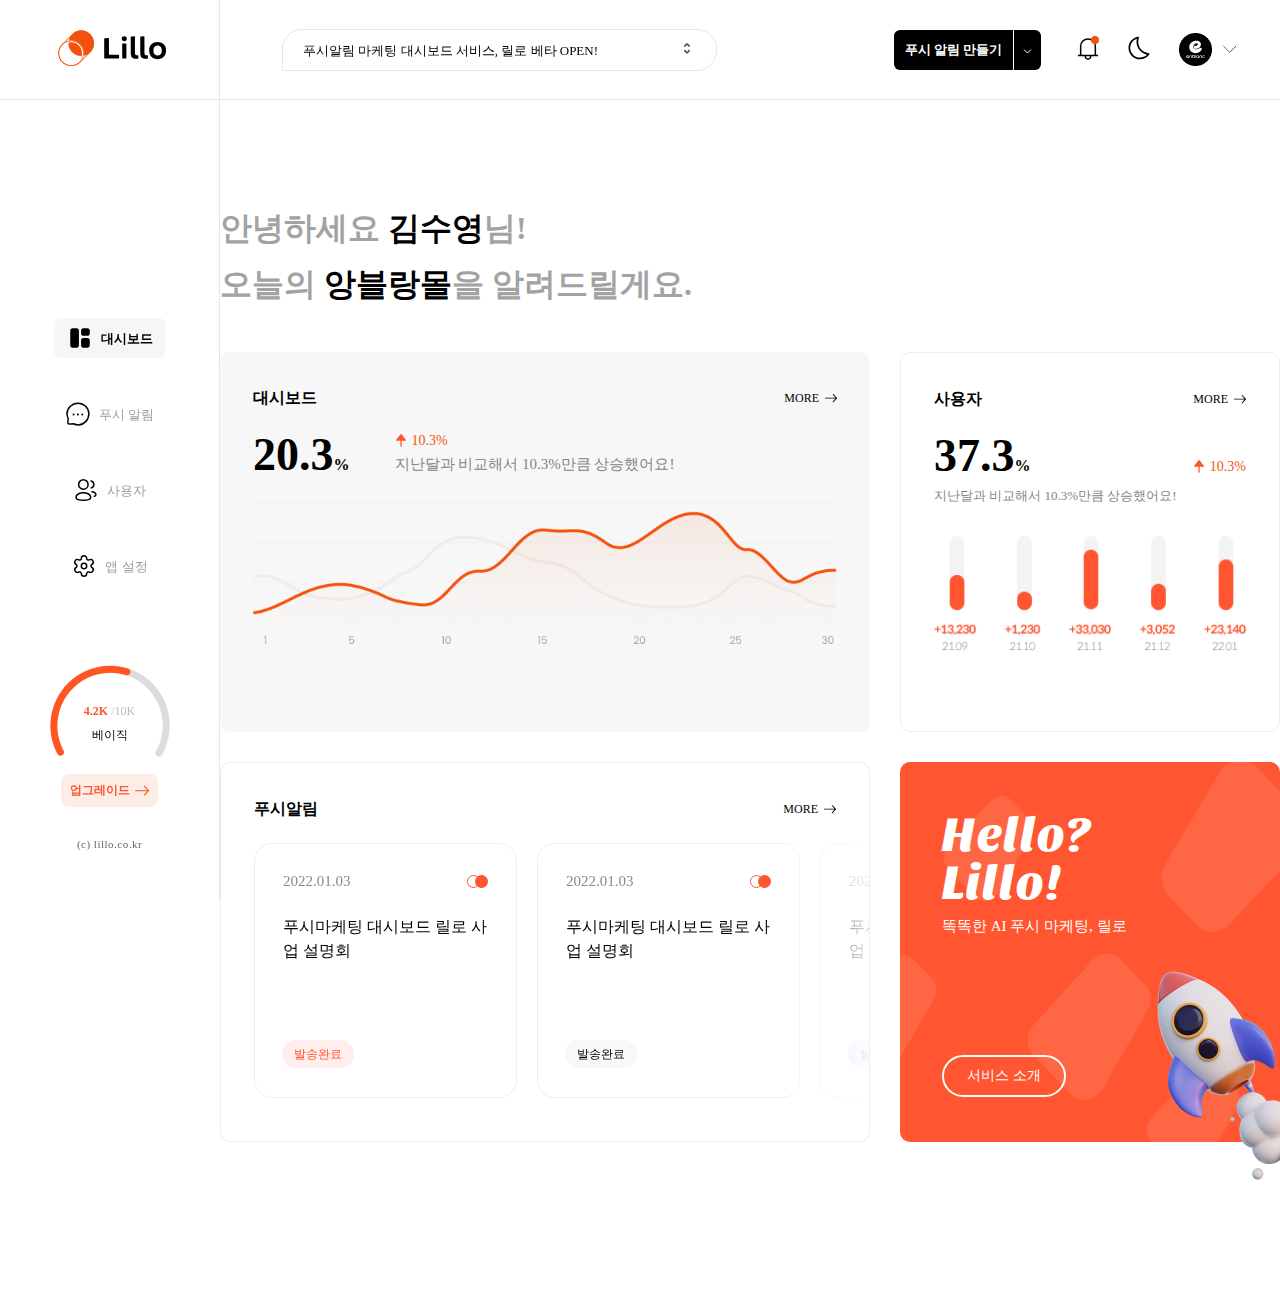
<file: index.html>
<!DOCTYPE html>
<html lang="en">
<head>
    <meta charset="UTF-8">
    <meta http-equiv="X-UA-Compatible" content="IE=edge">
    <meta name="viewport" content="width=device-width, initial-scale=1.0">
    <title>Lillo | 대시보드</title>
    
    <link rel="stylesheet" href="./css/reset.css">
    <link rel="stylesheet" href="./css/font.css">
    <link rel="stylesheet" href="./css/common.css">
    <link rel="stylesheet" href="./css/style.css">
    <link
        rel="stylesheet"
        href="https://unpkg.com/swiper@8/swiper-bundle.min.css"
    />

    <script src="https://unpkg.com/swiper@8/swiper-bundle.min.js"></script>
    
    <script src="https://code.jquery.com/jquery-3.6.0.min.js" integrity="sha256-/xUj+3OJU5yExlq6GSYGSHk7tPXikynS7ogEvDej/m4=" crossorigin="anonymous"></script>
</head>
<body>
    <header>
        <h1 class="logo">
            <a href="#">
                <img src="./images/common/logo.svg" alt="logo">
            </a>
        </h1>
        <div class="event-slide swiper">
            <ul class="swiper-wrapper">
                <li class="swiper-slide">
                    <p>푸시알림 마케팅 대시보드 서비스, 릴로 베타 OPEN!</p>
                </li>
                <li class="swiper-slide">
                    <p>푸시알림 마케팅 대시보드 서비스, 릴로 베타 OPEN!</p>
                </li>
                <li class="swiper-slide">
                    <p>푸시알림 마케팅 대시보드 서비스, 릴로 베타 OPEN!</p>
                </li>
                <li class="swiper-slide">
                    <p>푸시알림 마케팅 대시보드 서비스, 릴로 베타 OPEN!</p>
                </li>
            </ul>
            <button class="event-slide-btn">
                <img src="./images/icon/ico-upDownArrow.svg" alt="upDown group arrow">
            </button>
        </div>
        <div class="menu">
            <div class="push-alarm-wrap">
                <button class="push-alarm-btn">
                    <span>푸시 알림 만들기</span>
                    <img src="./images/icon/ico-bottomWhiteArrow.svg" alt="bottom white arrow">
                </button>
                <ul class="push-alarm-content">
                    <li>
                        <a href="#">일반 푸시 만들기</a>
                    </li>
                    <li>
                        <a href="#">일반 푸시 만들기</a>
                    </li>
                </ul>
            </div>
            <button class="alarm-btn">
                <img src="./images/icon/ico-alarm.svg" alt="alarm">
            </button>
            <button class="darkmode-btn">
                <embed src="./images/icon/ico-moon.svg" type="image/svg+xml" aria-label="moon">
            </button>
            <div class="profile-wrap">
                <button class="profile-btn">
                    <img src="./images/visual/profile.png" alt="profile">
                    <img src="./images/icon/ico-bottomGrayArrow.svg" alt="bottom gray arrow">
                </button>
            </div>
        </div>
    </header>
    <main>
        <div class="aside">
            <nav class="gnb">
                <ul>
                    <li class="active">
                        <a href="#">
                            <embed src="./images/icon/ico-dashbord.svg" type="image/svg+xml" aria-label="dashbord">
                            대시보드
                        </a>
                    </li>
                    <li>
                        <a href="#">
                            <embed src="./images/icon/ico-pushAlarm.svg" type="image/svg+xml" aria-label="pushAlarm">
                            푸시 알림
                        </a>
                    </li>
                    <li>
                        <a href="#">
                            <embed src="./images/icon/ico-user.svg" type="image/svg+xml" aria-label="user">
                            사용자
                        </a>
                    </li>
                    <li>
                        <a href="#">
                            <embed src="./images/icon/ico-setting.svg" type="image/svg+xml" aria-label="setting">
                            앱 설정
                        </a>
                    </li>
                </ul>
            </nav>
            <footer>
                <div class="upgrade">
                    <div class="upgrade-graph">
                        <img src="./images/graph/upgrade-graph.png" alt="graph">
                        <div class="upgrade-graph-text">
                            <h2>
                                <span>4.2K</span>
                                /10K
                            </h2>
                            <p>베이직</p>
                        </div>
                    </div>
                    <button class="upgrade-btn">
                        업그레이드
                        <img src="./images/icon/ico-rightOrangeArrow.svg" alt="right orange arrow">
                    </button>
                    <p class="copyright">
                        (c) lillo.co.kr
                    </p>
                </div>
            </footer>
        </div>
        <section class="content">
            <div class="inner">
                <div class="sec-title">
                    <h2>
                        안녕하세요 <span>김수영</span>님!
                        <br> 
                        오늘의 <span>앙블랑몰</span>을 알려드릴게요.                    
                    </h2>
                </div>
                
                <div class="row">
                    <div class="dashbord">
                        <div class="sub-title">
                            <h3>대시보드</h3>
                            <a href="#">
                                MORE <img src="./images/icon/ico-rightBlackArrow.svg" alt="right black arrow">
                            </a>
                        </div>
                        <div class="dashbord-content">
                            <h4>20.3<span>%</span></h4>
                            <div class="dashbord-text">
                                <div class="graph-text">
                                    <img src="./images/icon/ico-topOrangeArrow.svg" alt="top orange arrow">
                                    <span>10.3%</span>
                                </div>
                                <p>
                                    지난달과 비교해서 10.3%만큼 상승했어요!
                                </p>
                            </div>
                        </div>
                        <div class="dashbord-graph">
                            <img src="./images/graph/dashbord-graph.png" alt="dashbord graph">
                        </div>
                    </div>
                    <div class="user">
                        <div class="sub-title">
                            <h3>사용자</h3>
                            <a href="#">
                                MORE <img src="./images/icon/ico-rightBlackArrow.svg" alt="right black arrow">
                            </a>
                        </div>
                        <div class="user-content">
                            <h4>37.3<span>%</span></h4>
                            <div class="user-text">
                                <div class="graph-text">
                                    <img src="./images/icon/ico-topOrangeArrow.svg" alt="top orange arrow">
                                    <span>10.3%</span>
                                </div>
                            </div>
                        </div>
                        <p>지난달과 비교해서 10.3%만큼 상승했어요!</p>
                        <div class="user-graph">
                            <img src="./images/graph/user-graph.png" alt="user graph">
                        </div>
                    </div>
                </div>
                <div class="row">
                    <div class="pushAlarm">
                        <div class="sub-title">
                            <h3>푸시알림</h3>
                            <a href="#">
                                MORE <img src="./images/icon/ico-rightBlackArrow.svg" alt="right black arrow">
                            </a>
                        </div>
                        <div class="pushAlarm-slide swiper after">
                            <div class="swiper-wrapper">
                                <div class="swiper-slide">
                                    <div class="card">
                                        <a href="#">
                                            <div class="card-title">
                                                <p class="date">
                                                    2022.01.03
                                                </p>
                                                <div class="circle-tag">
                                                    <span class="border-circle"></span>
                                                    <span class="fill-circle"></span>
                                                </div>
                                            </div>
                                            <h4>푸시마케팅 대시보드 릴로 사업 설명회</h4>
                                            <div class="card-tag">
                                                <span class="red-style">발송완료</span>
                                            </div>
                                        </a>
                                    </div>
                                </div>
                                <div class="swiper-slide">
                                    <div class="card">
                                        <a href="#">
                                            <div class="card-title">
                                                <p class="date">
                                                    2022.01.03
                                                </p>
                                                <div class="circle-tag">
                                                    <span class="border-circle"></span>
                                                    <span class="fill-circle"></span>
                                                </div>
                                            </div>
                                            <h4>푸시마케팅 대시보드 릴로 사업 설명회</h4>
                                            <div class="card-tag">
                                                <span class="white-style">발송완료</span>
                                            </div>
                                        </a>
                                    </div>
                                </div>
                                <div class="swiper-slide">
                                    <div class="card">
                                        <a href="#">
                                            <div class="card-title">
                                                <p class="date">
                                                    2022.01.03
                                                </p>
                                                <div class="circle-tag">
                                                    <span class="border-circle"></span>
                                                    <span class="fill-circle"></span>
                                                </div>
                                            </div>
                                            <h4>푸시마케팅 대시보드 릴로 사업 설명회</h4>
                                            <div class="card-tag">
                                                <span class="blue-style">발송완료</span>
                                            </div>
                                        </a>
                                    </div>
                                </div>
                                <div class="swiper-slide">
                                    <div class="card">
                                        <a href="#">
                                            <div class="card-title">
                                                <p class="date">
                                                    2022.01.03
                                                </p>
                                                <div class="circle-tag">
                                                    <span class="border-circle"></span>
                                                    <span class="fill-circle"></span>
                                                </div>
                                            </div>
                                            <h4>푸시마케팅 대시보드 릴로 사업 설명회</h4>
                                            <div class="card-tag">
                                                <span class="red-style">발송완료</span>
                                            </div>
                                        </a>
                                    </div>
                                </div>
                                <div class="swiper-slide">
                                    <div class="card">
                                        <a href="#">
                                            <div class="card-title">
                                                <p class="date">
                                                    2022.01.03
                                                </p>
                                                <div class="circle-tag">
                                                    <span class="border-circle"></span>
                                                    <span class="fill-circle"></span>
                                                </div>
                                            </div>
                                            <h4>푸시마케팅 대시보드 릴로 사업 설명회</h4>
                                            <div class="card-tag">
                                                <span class="white-style">발송완료</span>
                                            </div>
                                        </a>
                                    </div>
                                </div>
                                <div class="swiper-slide">
                                    <div class="card">
                                        <a href="#">
                                            <div class="card-title">
                                                <p class="date">
                                                    2022.01.03
                                                </p>
                                                <div class="circle-tag">
                                                    <span class="border-circle"></span>
                                                    <span class="fill-circle"></span>
                                                </div>
                                            </div>
                                            <h4>푸시마케팅 대시보드 릴로 사업 설명회</h4>
                                            <div class="card-tag">
                                                <span class="blue-style">발송완료</span>
                                            </div>
                                        </a>
                                    </div>
                                </div>
                            </div>
                        </div>
                    </div>
                    <div class="service">
                        <div class="service-text">
                            <h2>
                                Hello?
                                <br>
                                Lillo!
                            </h2>
                            <p>똑똑한 AI 푸시 마케팅, 릴로</p>
                            <a href="#">서비스 소개</a>
                            <img src="./images/visual/rocket.png" alt="rocket">
                        </div>
                    </div>
                </div>
            </div>
        </section>
    </main>

    <script src="./js/swiper.js"></script>
    <script src="./js/btnClick.js"></script>
</body>
</html>
</file>
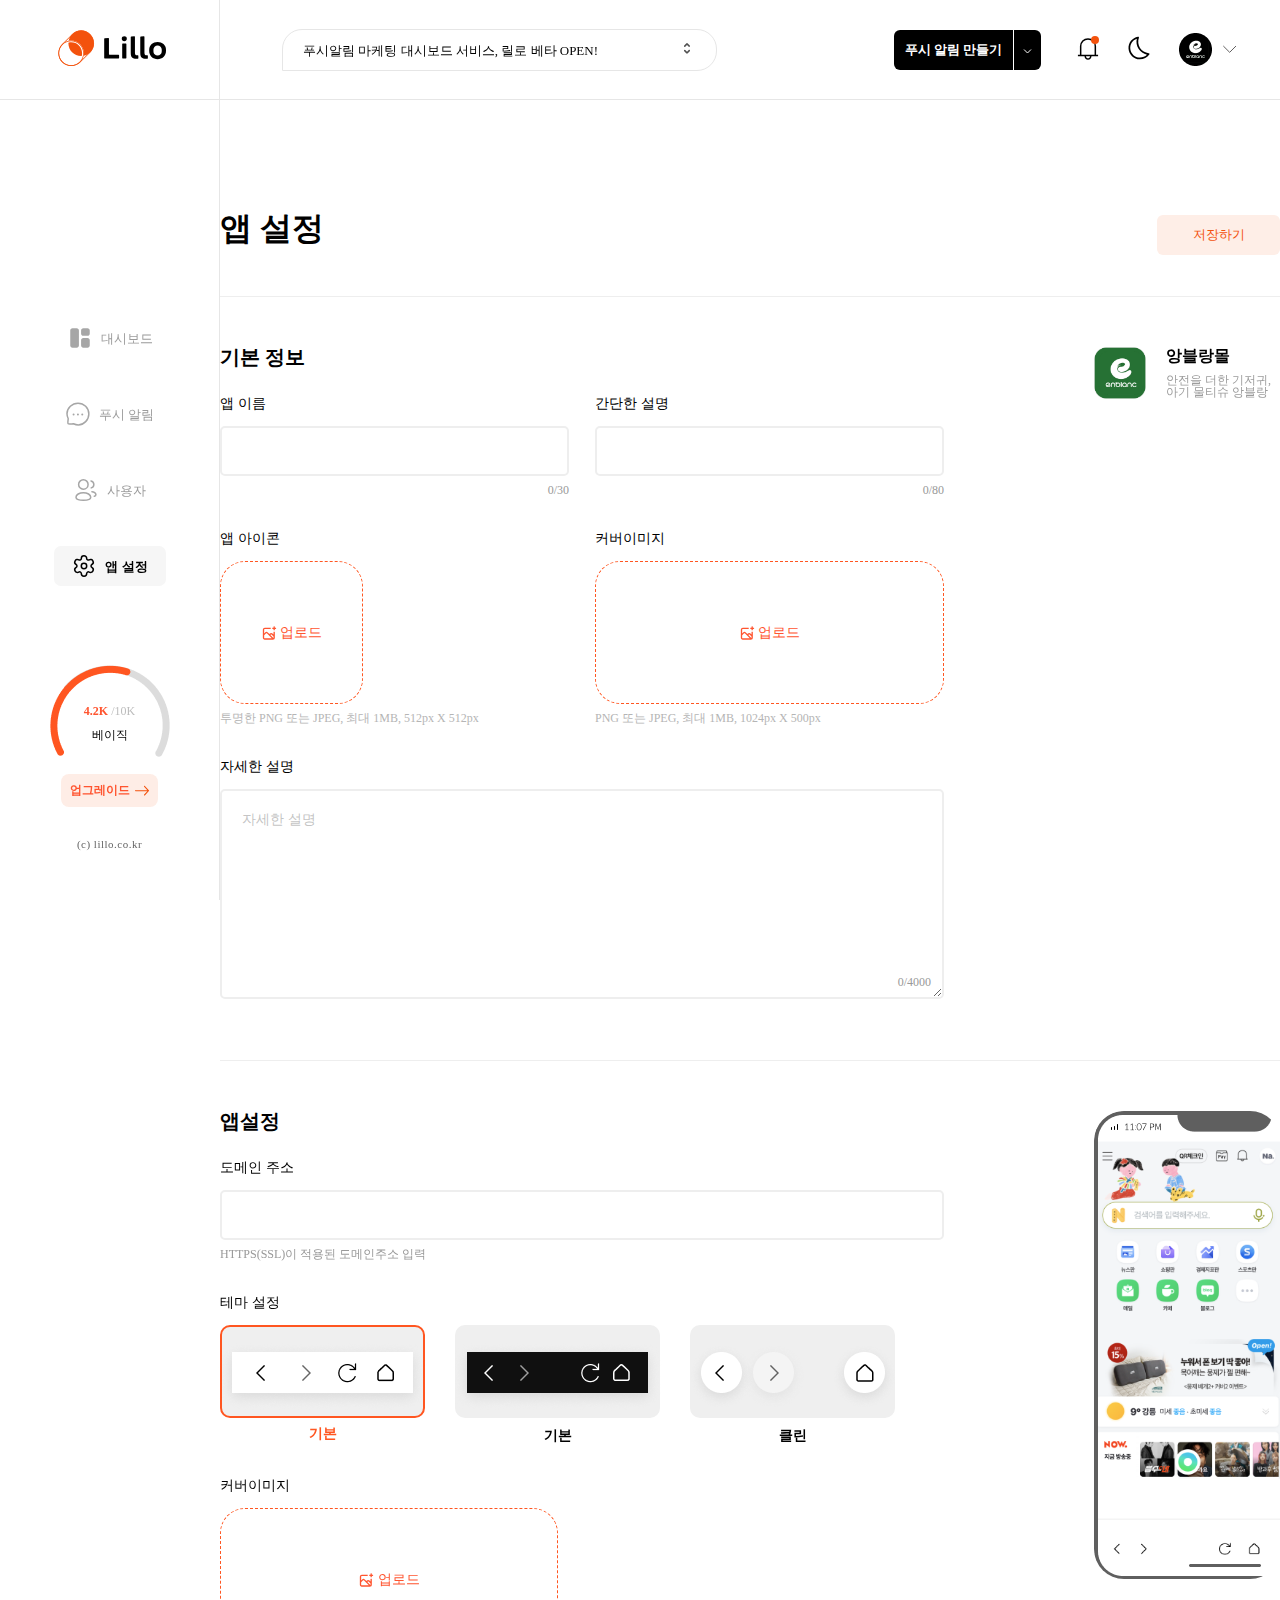
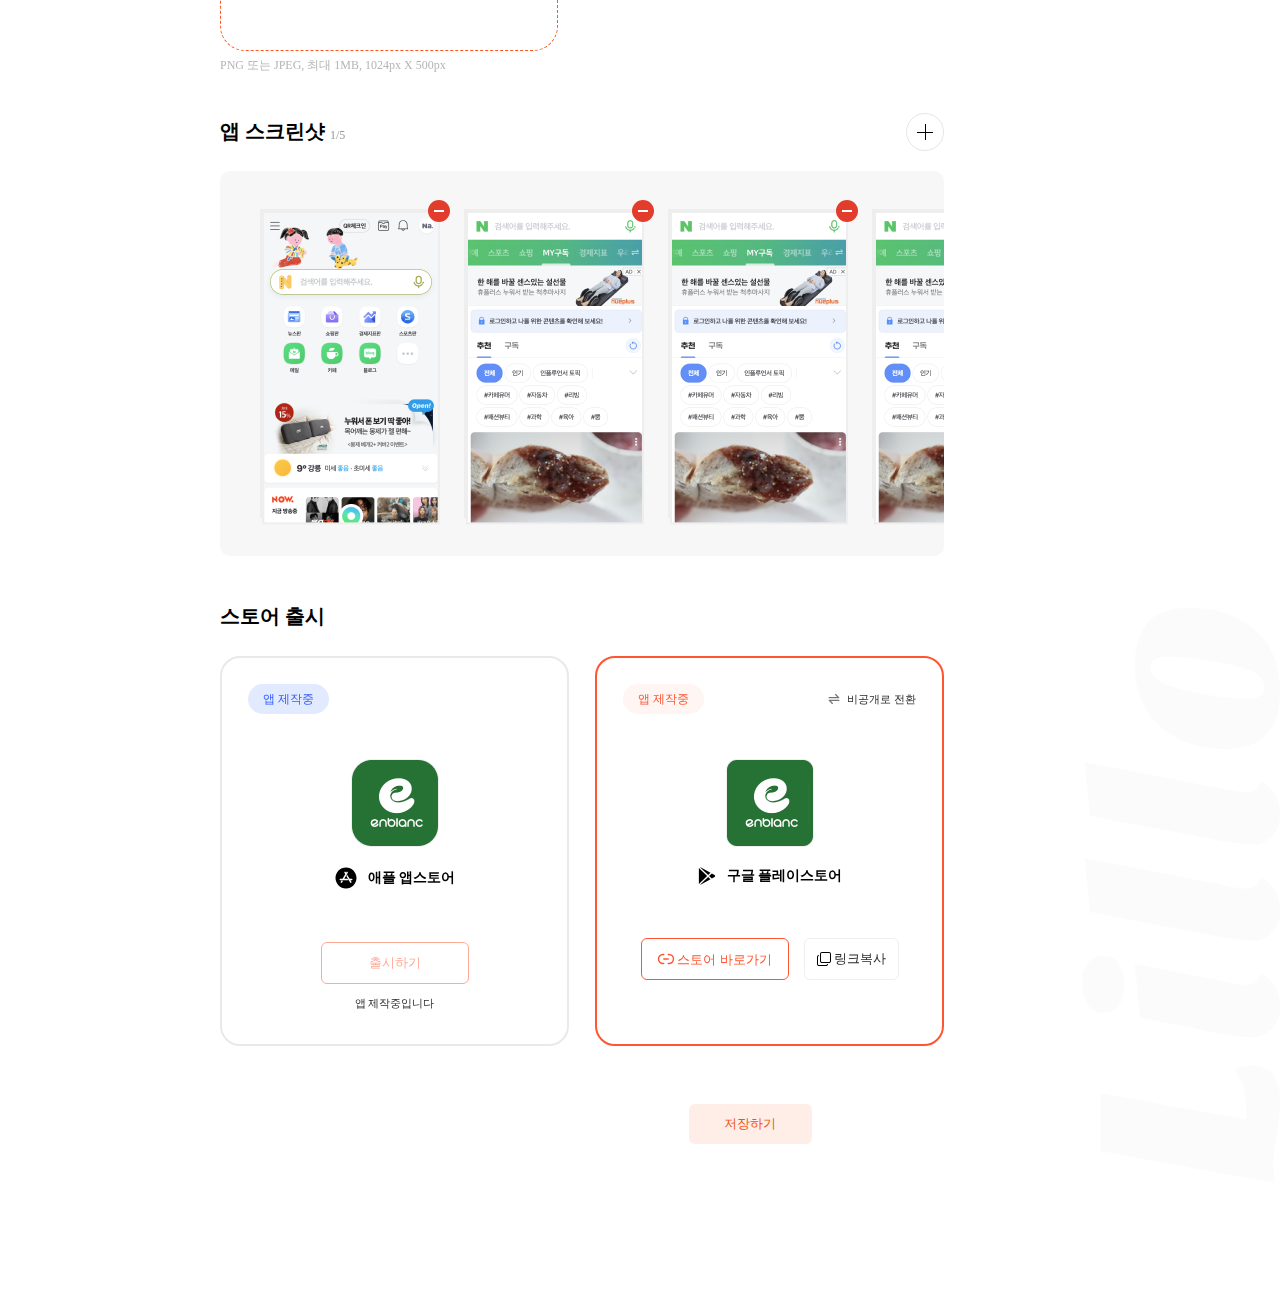
<file: appSetting.html>
<!DOCTYPE html>
<html lang="en">
<head>
    <meta charset="UTF-8">
    <meta http-equiv="X-UA-Compatible" content="IE=edge">
    <meta name="viewport" content="width=device-width, initial-scale=1.0">
    <title>Lillo | 앱 설정</title>
    
    <link rel="stylesheet" href="./css/reset.css">
    <link rel="stylesheet" href="./css/font.css">
    <link rel="stylesheet" href="./css/common.css">
    <link rel="stylesheet" href="./css/style.css">

    <link
        rel="stylesheet"
        href="https://unpkg.com/swiper@8/swiper-bundle.min.css"
    />

    <script src="https://unpkg.com/swiper@8/swiper-bundle.min.js"></script>

    <script src="https://code.jquery.com/jquery-3.6.0.min.js" integrity="sha256-/xUj+3OJU5yExlq6GSYGSHk7tPXikynS7ogEvDej/m4=" crossorigin="anonymous"></script>
</head>
<body>
    <header>
        <h1 class="logo">
            <a href="#">
                <img src="./images/common/logo.svg" alt="logo">
            </a>
        </h1>
        <div class="event-slide swiper">
            <ul class="swiper-wrapper">
                <li class="swiper-slide">
                    <p>푸시알림 마케팅 대시보드 서비스, 릴로 베타 OPEN!</p>
                </li>
                <li class="swiper-slide">
                    <p>푸시알림 마케팅 대시보드 서비스, 릴로 베타 OPEN!</p>
                </li>
                <li class="swiper-slide">
                    <p>푸시알림 마케팅 대시보드 서비스, 릴로 베타 OPEN!</p>
                </li>
                <li class="swiper-slide">
                    <p>푸시알림 마케팅 대시보드 서비스, 릴로 베타 OPEN!</p>
                </li>
            </ul>
            <button class="event-slide-btn">
                <img src="./images/icon/ico-upDownArrow.svg" alt="upDown group arrow">
            </button>
        </div>
        <div class="menu">
            <div class="push-alarm-wrap">
                <button class="push-alarm-btn">
                    <span>푸시 알림 만들기</span>
                    <img src="./images/icon/ico-bottomWhiteArrow.svg" alt="bottom white arrow">
                </button>
                <ul class="push-alarm-content">
                    <li>
                        <a href="#">일반 푸시 만들기</a>
                    </li>
                    <li>
                        <a href="#">일반 푸시 만들기</a>
                    </li>
                </ul>
            </div>
            <button class="alarm-btn">
                <img src="./images/icon/ico-alarm.svg" alt="alarm">
            </button>
            <button class="darkmode-btn">
                <img src="./images/icon/ico-moon.svg" alt="moon">
            </button>
            <div class="profile-wrap">
                <button class="profile-btn">
                    <img src="./images/visual/profile.png" alt="profile">
                    <img src="./images/icon/ico-bottomGrayArrow.svg" alt="bottom gray arrow">
                </button>
            </div>
        </div>
    </header>
    <main>
        <div class="aside">
            <nav class="gnb">
                <ul>
                    <li>
                        <a href="./dashbord.html">
                            <img src="./images/icon/ico-dashbord.svg" alt="icon dashbord">
                            대시보드
                        </a>
                    </li>
                    <li>
                        <a href="./pushAlarm.html">
                            <img src="./images/icon/ico-pushAlarm.svg" alt="icon pushAlarm">
                            푸시 알림
                        </a>
                    </li>
                    <li>
                        <a href="#">
                            <img src="./images/icon/ico-user.svg" alt="icon user">
                            사용자
                        </a>
                    </li>
                    <li class="active">
                        <a href="./appSetting.html">
                            <img src="./images/icon/ico-setting.svg" alt="icon settingico-setting.svg">
                            앱 설정
                        </a>
                    </li>
                </ul>
            </nav>
            <footer>
                <div class="upgrade">
                    <div class="upgrade-graph">
                        <img src="./images/graph/upgrade-graph.png" alt="graph">
                        <div class="upgrade-graph-text">
                            <h2>
                                <span>4.2K</span>
                                /10K
                            </h2>
                            <p>베이직</p>
                        </div>
                    </div>
                    <button class="upgrade-btn">
                        업그레이드
                        <img src="./images/icon/ico-rightOrangeArrow.svg" alt="right orange arrow">
                    </button>
                    <p class="copyright">
                        (c) lillo.co.kr
                    </p>
                </div>
            </footer>
        </div>
        <section class="content">
            <div class="inner">
                <div class="sec-title">
                    <h2>
                        <span>앱 설정</span>                  
                    </h2>
                    <button class="save-btn">저장하기</button>
                </div>
                
                <div class="appSetting-col">
                    <div class="left">
                        <h3>기본 정보</h3>
                        <ul>
                            <li>
                                <p>앱 이름</p>
                                <input type="text" id="appName" minlength="0" maxlength="30">
                                <span>0/30</span>
                            </li>
                            <li>
                                <p>간단한 설명</p>
                                <input type="text" id="appDesc" minlength="0" maxlength="80">
                                <span>0/80</span>
                            </li>
                        </ul>
                        <ul>
                            <li>
                                <p>앱 아이콘</p>
                                <input type="file" id="appIcon">
                                <label for="appIcon">
                                    <span>
                                        <img src="./images/icon/ico-imgFile.svg" alt="img file icon">
                                        업로드
                                    </span>
                                </label>
                                <span>투명한 PNG 또는 JPEG, 최대 1MB, 512px X 512px</span>
                            </li>
                            <li>
                                <p>커버이미지</p>
                                <input type="file" id="coverImg">
                                <label for="coverImg">
                                    <span>
                                        <img src="./images/icon/ico-imgFile.svg" alt="img file icon">
                                        업로드
                                    </span>
                                </label>
                                <span>PNG 또는 JPEG, 최대 1MB, 1024px X 500px</span>
                            </li>
                        </ul>
                        <ul>
                            <li>
                                <p>자세한 설명</p>
                                <textarea placeholder="자세한 설명"></textarea>
                                <span>0/4000</span>
                            </li>
                        </ul>
                    </div>
                    <div class="right">
                        <div class="appSetting-example">
                            <div class="appIcon">
                                <img src="./images/visual/app01.png" alt="app icon">
                            </div>
                            <div class="appText">
                                <h4 class="appTitle">
                                    앙블랑몰
                                </h4>
                                <p class="appDesc">
                                    안전을 더한 기저귀, 아기 물티슈 앙블랑
                                </p>
                            </div>
                        </div>
                    </div>
                </div>
                <div class="appSetting-col">
                    <div class="left">
                        <h3>앱설정</h3>
                        <ul>
                            <li>
                                <p>도메인 주소</p>
                                <input type="text">
                                <span class="left">HTTPS(SSL)이 적용된 도메인주소 입력</span>
                            </li>
                        </ul>
                        <ul>
                            <li>
                                <p>테마 설정</p>
                                <div class="theme-setting">
                                    <div class="theme-btn active">
                                        <button class="default">
                                            <img src="./images/theme/default.png" alt="default btn group">
                                        </button>
                                        <span>기본</span>
                                    </div>
                                    <div class="theme-btn">
                                        <button class="dark">
                                            <img src="./images/theme/dark.png" alt="default btn group">
                                        </button>
                                        <span>기본</span>
                                    </div>
                                    <div class="theme-btn">
                                        <button class="clean">
                                            <img src="./images/theme/clean.png" alt="default btn group">
                                        </button>
                                        <span>클린</span>
                                    </div>
                                </div>
                            </li>
                        </ul>
                        <ul>
                            <li>
                                <p>커버이미지</p>
                                <input type="file" id="splashImg">
                                <label for="splashImg">
                                    <span>
                                        <img src="./images/icon/ico-imgFile.svg" alt="img file icon">
                                        업로드
                                    </span>
                                </label>
                                <span>PNG 또는 JPEG, 최대 1MB, 1024px X 500px</span>
                            </li>
                        </ul>
                        <h3>앱 스크린샷</h3>
                        <ul>
                            <li>
                                <span class="screenshot-number">1/5</span>
                                <button class="add-btn">
                                    <img src="./images/icon/ico-plus.svg" alt="plus icon">
                                </button>
                                <div class="screenshot-list swiper">
                                    <div class="swiper-wrapper">
                                        <div class="screenshot-item swiper-slide">
                                            <img src="./images/screenshot/img01.png" alt="screenshot">
                                            <button class="remove-btn">
                                                <img src="./images/icon/ico-minus.svg" alt="minus icon">
                                            </button>
                                        </div>
                                        <div class="screenshot-item swiper-slide">
                                            <img src="./images/screenshot/img02.png" alt="screenshot">
                                            <button class="remove-btn">
                                                <img src="./images/icon/ico-minus.svg" alt="minus icon">
                                            </button>
                                        </div>
                                        <div class="screenshot-item swiper-slide">
                                            <img src="./images/screenshot/img02.png" alt="screenshot">
                                            <button class="remove-btn">
                                                <img src="./images/icon/ico-minus.svg" alt="minus icon">
                                            </button>
                                        </div>
                                        <div class="screenshot-item swiper-slide">
                                            <img src="./images/screenshot/img02.png" alt="screenshot">
                                            <button class="remove-btn">
                                                <img src="./images/icon/ico-minus.svg" alt="minus icon">
                                            </button>
                                        </div>
                                        <div class="screenshot-item swiper-slide">
                                            <img src="./images/screenshot/img02.png" alt="screenshot">
                                            <button class="remove-btn">
                                                <img src="./images/icon/ico-minus.svg" alt="minus icon">
                                            </button>
                                        </div>
                                    </div>
                                </div>
                            </li>
                        </ul>
                        <h3>스토어 출시</h3>
                        <ul class="store-list">
                            <li>
                                <div class="store-wrap">
                                    <div class="store-top">
                                        <span class="blue-style">앱 제작중</span>
                                    </div>
                                    <div class="store-content">
                                        <img src="./images/visual/app01.png" alt="app icon">
                                        <p>
                                            <img src="./images/visual/appStore.svg" alt="appStore icon">
                                            애플 앱스토어
                                        </p>
                                    </div>
                                    <div class="store-btn">
                                        <button class="launched-btn">
                                            출시하기
                                        </button>
                                    </div>
                                    <p>
                                        앱 제작중입니다
                                    </p>
                                </div>
                            </li>
                            <li class="active">
                                <div class="store-wrap">
                                    <div class="store-top">
                                        <span class="red-style">앱 제작중</span>
                                        <button class="change-btn">
                                            <img src="./images/icon/ico-change.svg" alt="change icon">
                                            비공개로 전환
                                        </button>
                                    </div>
                                    <div class="store-content">
                                        <img src="./images/visual/app02.png" alt="app icon">
                                        <p>
                                            <img src="./images/visual/googlePlay.svg" alt="googlePlay icon">
                                            구글 플레이스토어
                                        </p>
                                    </div>
                                    <div class="store-btn">
                                        <a class="store-link" href="#" target="_blank">
                                            <img src="./images/icon/ico-link.svg" alt="icon link">
                                            스토어 바로가기
                                        </a>
                                        <button class="link-copy-btn">
                                            <img src="./images/icon/ico-copy.svg" alt="copy icon">
                                            링크복사
                                        </button>
                                    </div>
                                </div>
                            </li>
                        </ul>
                    </div>
                    <div class="right">
                        <div class="appSetting-example">
                            <div class="phone">
                                <img src="./images/visual/phone.png" alt="phone">
                                <div class="phone-bar">
                                    <img src="./images/visual/phone-bar-default.png" alt="phone bar">
                                </div>
                                <div class="phone-screenshot">
                                    <img src="./images/screenshot/screenshot-example01.png" alt="screenshot">
                                </div>
                            </div>
                        </div>
                    </div>
                </div>
                <button class="save-btn">
                    저장하기
                </button>
            </div>
        </section>
    </main>
    <!-- <p class="pos-text">기분이 좋아지는 걸 떠올리고 하루종일 반복하여 생각하세요.</p> -->
    <img class="pos-img" src="./images/visual/bg-text.png" alt="bg text">
    
    <script src="./js/btnClick.js"></script>
    <script src="./js/select.js"></script>
    <script src="./js/swiper.js"></script>
    <script src="./js/appSetting.js"></script>
</body>
</html>
</file>
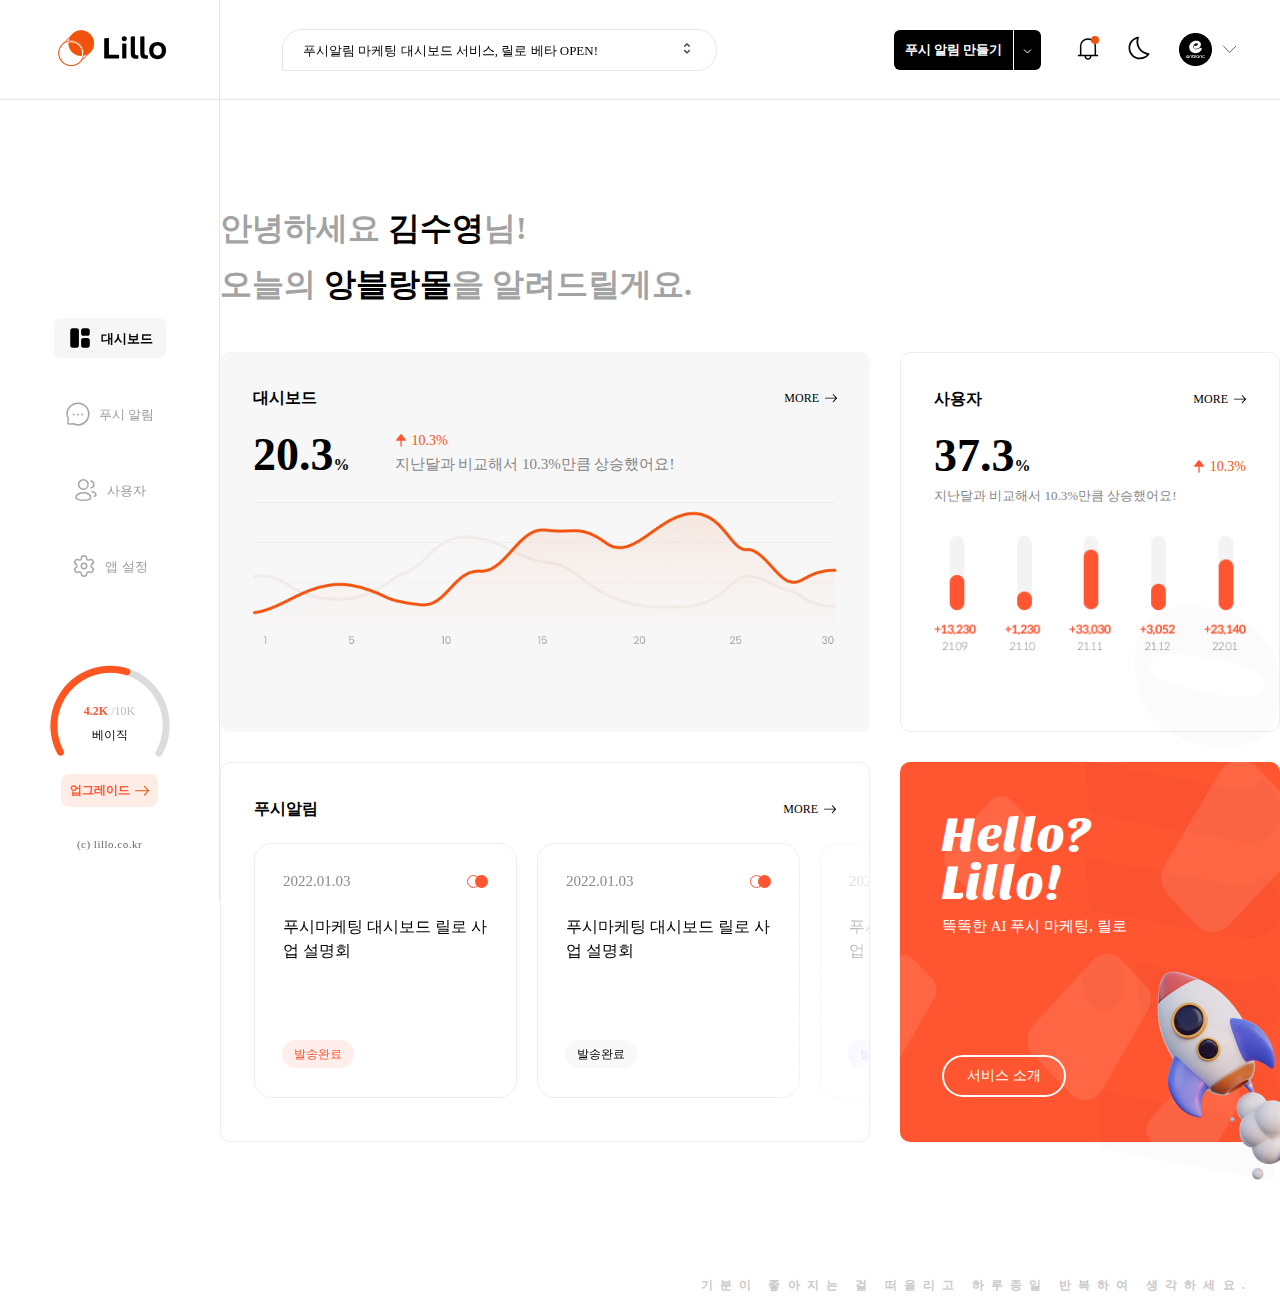
<file: dashbord.html>
<!DOCTYPE html>
<html lang="en">
<head>
    <meta charset="UTF-8">
    <meta http-equiv="X-UA-Compatible" content="IE=edge">
    <meta name="viewport" content="width=device-width, initial-scale=1.0">
    <title>Lillo | 대시보드</title>
    
    <link rel="stylesheet" href="./css/reset.css">
    <link rel="stylesheet" href="./css/font.css">
    <link rel="stylesheet" href="./css/common.css">
    <link rel="stylesheet" href="./css/style.css">
    <link
        rel="stylesheet"
        href="https://unpkg.com/swiper@8/swiper-bundle.min.css"
    />

    <script src="https://unpkg.com/swiper@8/swiper-bundle.min.js"></script>
    
    <script src="https://code.jquery.com/jquery-3.6.0.min.js" integrity="sha256-/xUj+3OJU5yExlq6GSYGSHk7tPXikynS7ogEvDej/m4=" crossorigin="anonymous"></script>

</head>
<body>
    <header>
        <h1 class="logo">
            <a href="#">
                <img src="./images/common/logo.svg" alt="logo">
            </a>
        </h1>
        <div class="event-slide swiper">
            <ul class="swiper-wrapper">
                <li class="swiper-slide">
                    <p>푸시알림 마케팅 대시보드 서비스, 릴로 베타 OPEN!</p>
                </li>
                <li class="swiper-slide">
                    <p>푸시알림 마케팅 대시보드 서비스, 릴로 베타 OPEN!</p>
                </li>
                <li class="swiper-slide">
                    <p>푸시알림 마케팅 대시보드 서비스, 릴로 베타 OPEN!</p>
                </li>
                <li class="swiper-slide">
                    <p>푸시알림 마케팅 대시보드 서비스, 릴로 베타 OPEN!</p>
                </li>
            </ul>
            <button class="event-slide-btn">
                <img src="./images/icon/ico-upDownArrow.svg" alt="upDown group arrow">
            </button>
        </div>
        <div class="menu">
            <div class="push-alarm-wrap">
                <button class="push-alarm-btn">
                    <span>푸시 알림 만들기</span>
                    <img src="./images/icon/ico-bottomWhiteArrow.svg" alt="bottom white arrow">
                </button>
                <ul class="push-alarm-content">
                    <li>
                        <a href="#">일반 푸시 만들기</a>
                    </li>
                    <li>
                        <a href="#">일반 푸시 만들기</a>
                    </li>
                </ul>
            </div>
            <button class="alarm-btn">
                <img src="./images/icon/ico-alarm.svg" alt="alarm">
            </button>
            <button class="darkmode-btn">
                <img src="./images/icon/ico-moon.svg" alt="moon">
            </button>
            <div class="profile-wrap">
                <button class="profile-btn">
                    <img src="./images/visual/profile.png" alt="profile">
                    <img src="./images/icon/ico-bottomGrayArrow.svg" alt="bottom gray arrow">
                </button>
            </div>
        </div>
    </header>
    <main>
        <div class="aside">
            <nav class="gnb">
                <ul>
                    <li class="active">
                        <a href="./dashbord.html">
                            <img src="./images/icon/ico-dashbord.svg" alt="icon dashbord">
                            대시보드
                        </a>
                    </li>
                    <li>
                        <a href="./pushAlarm.html">
                            <img src="./images/icon/ico-pushAlarm.svg" alt="icon pushAlarm">
                            푸시 알림
                        </a>
                    </li>
                    <li>
                        <a href="#">
                            <img src="./images/icon/ico-user.svg" alt="icon user">
                            사용자
                        </a>
                    </li>
                    <li>
                        <a href="./appSetting.html">
                            <img src="./images/icon/ico-setting.svg" alt="icon settingico-setting.svg">
                            앱 설정
                        </a>
                    </li>
                </ul>
            </nav>
            <footer>
                <div class="upgrade">
                    <div class="upgrade-graph">
                        <img src="./images/graph/upgrade-graph.png" alt="graph">
                        <div class="upgrade-graph-text">
                            <h2>
                                <span>4.2K</span>
                                /10K
                            </h2>
                            <p>베이직</p>
                        </div>
                    </div>
                    <button class="upgrade-btn">
                        업그레이드
                        <img src="./images/icon/ico-rightOrangeArrow.svg" alt="right orange arrow">
                    </button>
                    <p class="copyright">
                        (c) lillo.co.kr
                    </p>
                </div>
            </footer>
        </div>
        <section class="content">
            <div class="inner">
                <div class="sec-title">
                    <h2>
                        안녕하세요 <span>김수영</span>님!
                        <br> 
                        오늘의 <span>앙블랑몰</span>을 알려드릴게요.                    
                    </h2>
                </div>
                
                <div class="row">
                    <div class="dashbord">
                        <div class="sub-title">
                            <h3>대시보드</h3>
                            <a href="#">
                                <span>MORE</span> <img src="./images/icon/ico-rightBlackArrow.svg" alt="right black arrow">
                            </a>
                        </div>
                        <div class="dashbord-content">
                            <h4>20.3<span>%</span></h4>
                            <div class="dashbord-text">
                                <div class="graph-text">
                                    <img src="./images/icon/ico-topOrangeArrow.svg" alt="top orange arrow">
                                    <span>10.3%</span>
                                </div>
                                <p>
                                    지난달과 비교해서 10.3%만큼 상승했어요!
                                </p>
                            </div>
                        </div>
                        <div class="dashbord-graph">
                            <img src="./images/graph/dashbord-graph.png" alt="dashbord graph">
                        </div>
                    </div>
                    <div class="user">
                        <div class="sub-title">
                            <h3>사용자</h3>
                            <a href="#">
                                <span>MORE</span> <img src="./images/icon/ico-rightBlackArrow.svg" alt="right black arrow">
                            </a>
                        </div>
                        <div class="user-content">
                            <h4>37.3<span>%</span></h4>
                            <div class="user-text">
                                <div class="graph-text">
                                    <img src="./images/icon/ico-topOrangeArrow.svg" alt="top orange arrow">
                                    <span>10.3%</span>
                                </div>
                            </div>
                        </div>
                        <p>지난달과 비교해서 10.3%만큼 상승했어요!</p>
                        <div class="user-graph">
                            <img src="./images/graph/user-graph.png" alt="user graph">
                        </div>
                    </div>
                </div>
                <div class="row">
                    <div class="pushAlarm">
                        <div class="sub-title">
                            <h3>푸시알림</h3>
                            <a href="#">
                                <span>MORE</span> <img src="./images/icon/ico-rightBlackArrow.svg" alt="right black arrow">
                            </a>
                        </div>
                        <div class="pushAlarm-slide swiper after">
                            <div class="swiper-wrapper">
                                <div class="swiper-slide">
                                    <div class="card">
                                        <a href="#">
                                            <div class="card-title">
                                                <p class="date">
                                                    2022.01.03
                                                </p>
                                                <div class="circle-tag">
                                                    <span class="border-circle"></span>
                                                    <span class="fill-circle"></span>
                                                </div>
                                            </div>
                                            <h4>푸시마케팅 대시보드 릴로 사업 설명회</h4>
                                            <div class="card-tag">
                                                <span class="red-style">발송완료</span>
                                            </div>
                                        </a>
                                    </div>
                                </div>
                                <div class="swiper-slide">
                                    <div class="card">
                                        <a href="#">
                                            <div class="card-title">
                                                <p class="date">
                                                    2022.01.03
                                                </p>
                                                <div class="circle-tag">
                                                    <span class="border-circle"></span>
                                                    <span class="fill-circle"></span>
                                                </div>
                                            </div>
                                            <h4>푸시마케팅 대시보드 릴로 사업 설명회</h4>
                                            <div class="card-tag">
                                                <span class="white-style">발송완료</span>
                                            </div>
                                        </a>
                                    </div>
                                </div>
                                <div class="swiper-slide">
                                    <div class="card">
                                        <a href="#">
                                            <div class="card-title">
                                                <p class="date">
                                                    2022.01.03
                                                </p>
                                                <div class="circle-tag">
                                                    <span class="border-circle"></span>
                                                    <span class="fill-circle"></span>
                                                </div>
                                            </div>
                                            <h4>푸시마케팅 대시보드 릴로 사업 설명회</h4>
                                            <div class="card-tag">
                                                <span class="blue-style">발송완료</span>
                                            </div>
                                        </a>
                                    </div>
                                </div>
                                <div class="swiper-slide">
                                    <div class="card">
                                        <a href="#">
                                            <div class="card-title">
                                                <p class="date">
                                                    2022.01.03
                                                </p>
                                                <div class="circle-tag">
                                                    <span class="border-circle"></span>
                                                </div>
                                            </div>
                                            <h4>푸시마케팅 대시보드 릴로 사업 설명회</h4>
                                            <div class="card-tag">
                                                <span class="red-style">발송완료</span>
                                            </div>
                                        </a>
                                    </div>
                                </div>
                                <div class="swiper-slide">
                                    <div class="card">
                                        <a href="#">
                                            <div class="card-title">
                                                <p class="date">
                                                    2022.01.03
                                                </p>
                                                <div class="circle-tag">
                                                    <span class="fill-circle"></span>
                                                </div>
                                            </div>
                                            <h4>푸시마케팅 대시보드 릴로 사업 설명회</h4>
                                            <div class="card-tag">
                                                <span class="white-style">발송완료</span>
                                            </div>
                                        </a>
                                    </div>
                                </div>
                                <div class="swiper-slide">
                                    <div class="card">
                                        <a href="#">
                                            <div class="card-title">
                                                <p class="date">
                                                    2022.01.03
                                                </p>
                                                <div class="circle-tag">
                                                    <span class="fill-circle"></span>
                                                </div>
                                            </div>
                                            <h4>푸시마케팅 대시보드 릴로 사업 설명회</h4>
                                            <div class="card-tag">
                                                <span class="blue-style">발송완료</span>
                                            </div>
                                        </a>
                                    </div>
                                </div>
                            </div>
                        </div>
                    </div>
                    <div class="service">
                        <div class="service-text">
                            <h2>
                                Hello?
                                <br>
                                Lillo!
                            </h2>
                            <p>똑똑한 AI 푸시 마케팅, 릴로</p>
                            <a href="#">서비스 소개</a>
                            <img src="./images/visual/rocket.png" alt="rocket">
                        </div>
                    </div>
                </div>
            </div>
        </section>
    </main>
    <p class="pos-text">기분이 좋아지는 걸 떠올리고 하루종일 반복하여 생각하세요.</p>
    <img class="pos-img" src="./images/visual/bg-text.png" alt="bg text">
    <script src="./js/swiper.js"></script>
    <script src="./js/btnClick.js"></script>
</body>
</html>
</file>
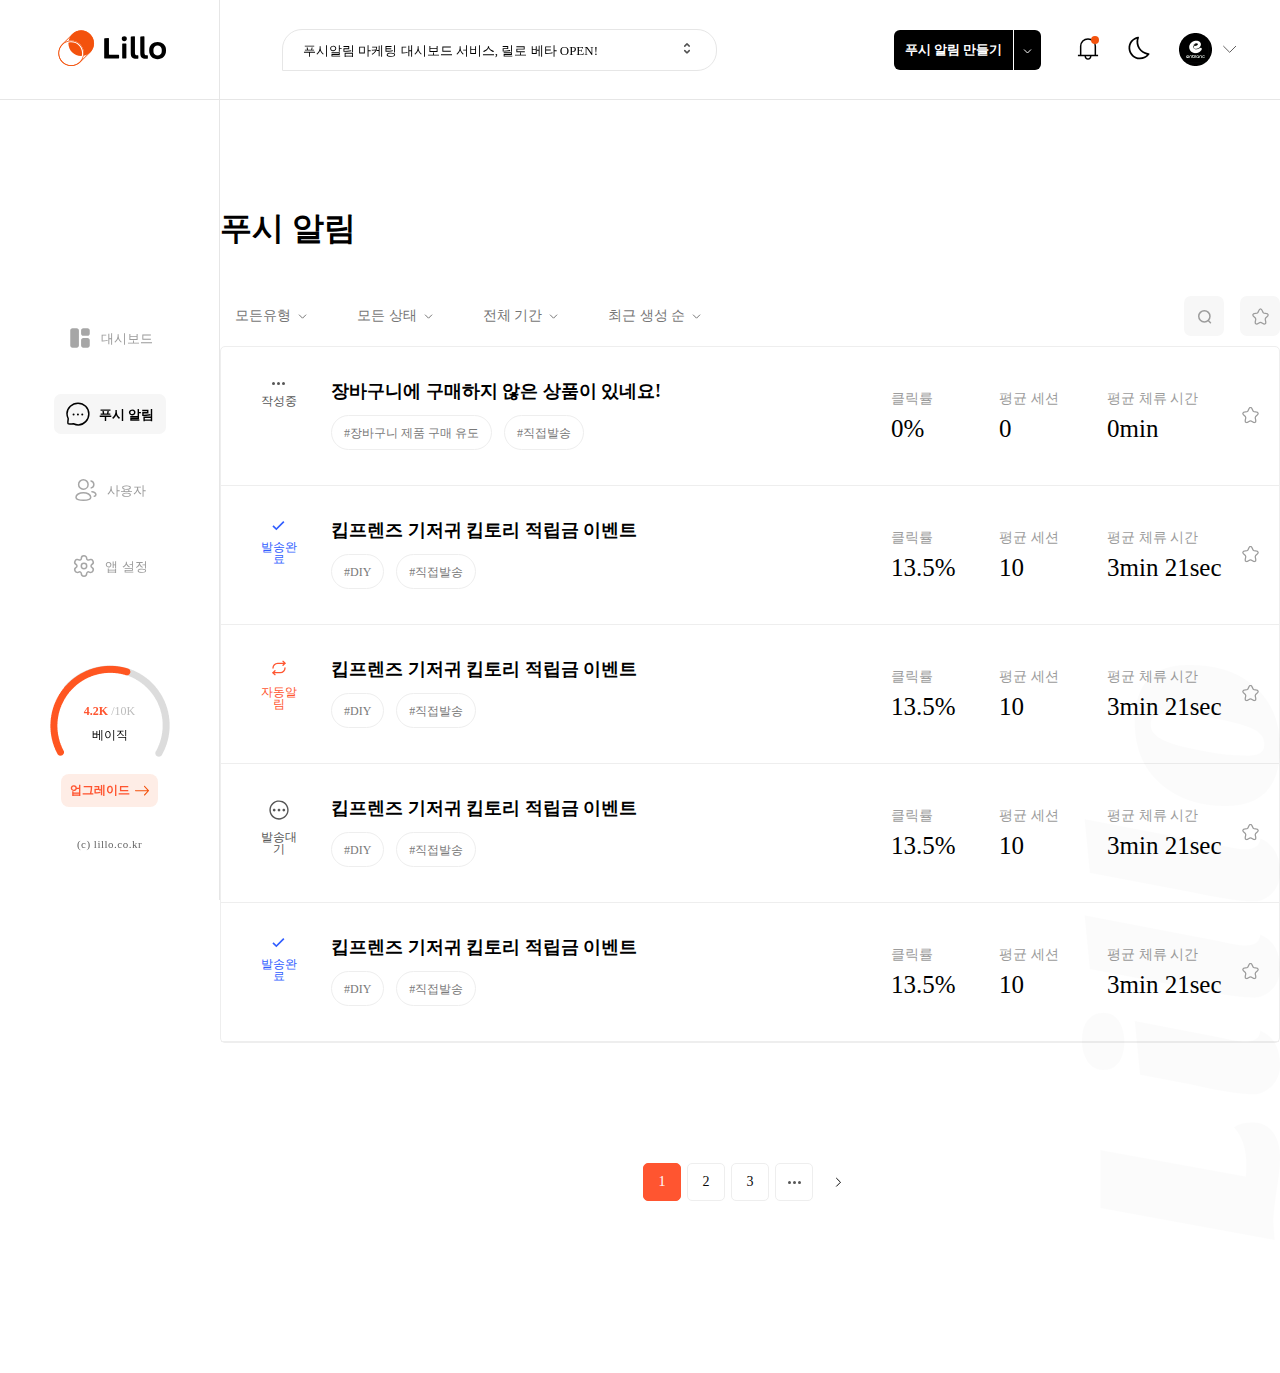
<file: pushAlarm.html>
<!DOCTYPE html>
<html lang="en">
<head>
    <meta charset="UTF-8">
    <meta http-equiv="X-UA-Compatible" content="IE=edge">
    <meta name="viewport" content="width=device-width, initial-scale=1.0">
    <title>Lillo | 푸시알림</title>
    
    <link rel="stylesheet" href="./css/reset.css">
    <link rel="stylesheet" href="./css/font.css">
    <link rel="stylesheet" href="./css/common.css">
    <link rel="stylesheet" href="./css/style.css">
    <link
        rel="stylesheet"
        href="https://unpkg.com/swiper@8/swiper-bundle.min.css"
    />

    <script src="https://unpkg.com/swiper@8/swiper-bundle.min.js"></script>

    <script src="https://code.jquery.com/jquery-3.6.0.min.js" integrity="sha256-/xUj+3OJU5yExlq6GSYGSHk7tPXikynS7ogEvDej/m4=" crossorigin="anonymous"></script>
</head>
<body>
    <header>
        <h1 class="logo">
            <a href="#">
                <img src="./images/common/logo.svg" alt="logo">
            </a>
        </h1>
        <div class="event-slide swiper">
            <ul class="swiper-wrapper">
                <li class="swiper-slide">
                    <p>푸시알림 마케팅 대시보드 서비스, 릴로 베타 OPEN!</p>
                </li>
                <li class="swiper-slide">
                    <p>푸시알림 마케팅 대시보드 서비스, 릴로 베타 OPEN!</p>
                </li>
                <li class="swiper-slide">
                    <p>푸시알림 마케팅 대시보드 서비스, 릴로 베타 OPEN!</p>
                </li>
                <li class="swiper-slide">
                    <p>푸시알림 마케팅 대시보드 서비스, 릴로 베타 OPEN!</p>
                </li>
            </ul>
            <button class="event-slide-btn">
                <img src="./images/icon/ico-upDownArrow.svg" alt="upDown group arrow">
            </button>
        </div>
        <div class="menu">
            <div class="push-alarm-wrap">
                <button class="push-alarm-btn">
                    <span>푸시 알림 만들기</span>
                    <img src="./images/icon/ico-bottomWhiteArrow.svg" alt="bottom white arrow">
                </button>
                <ul class="push-alarm-content">
                    <li>
                        <a href="#">일반 푸시 만들기</a>
                    </li>
                    <li>
                        <a href="#">일반 푸시 만들기</a>
                    </li>
                </ul>
            </div>
            <button class="alarm-btn">
                <img src="./images/icon/ico-alarm.svg" alt="alarm">
            </button>
            <button class="darkmode-btn">
                <img src="./images/icon/ico-moon.svg" alt="moon">
            </button>
            <div class="profile-wrap">
                <button class="profile-btn">
                    <img src="./images/visual/profile.png" alt="profile">
                    <img src="./images/icon/ico-bottomGrayArrow.svg" alt="bottom gray arrow">
                </button>
            </div>
        </div>
    </header>
    <main>
        <div class="aside">
            <nav class="gnb">
                <ul>
                    <li>
                        <a href="./dashbord.html">
                            <img src="./images/icon/ico-dashbord.svg" alt="icon dashbord">
                            대시보드
                        </a>
                    </li>
                    <li class="active">
                        <a href="./pushAlarm.html">
                            <img src="./images/icon/ico-pushAlarm.svg" alt="icon pushAlarm">
                            푸시 알림
                        </a>
                    </li>
                    <li>
                        <a href="#">
                            <img src="./images/icon/ico-user.svg" alt="icon user">
                            사용자
                        </a>
                    </li>
                    <li>
                        <a href="./appSetting.html">
                            <img src="./images/icon/ico-setting.svg" alt="icon settingico-setting.svg">
                            앱 설정
                        </a>
                    </li>
                </ul>
            </nav>
            <footer>
                <div class="upgrade">
                    <div class="upgrade-graph">
                        <img src="./images/graph/upgrade-graph.png" alt="graph">
                        <div class="upgrade-graph-text">
                            <h2>
                                <span>4.2K</span>
                                /10K
                            </h2>
                            <p>베이직</p>
                        </div>
                    </div>
                    <button class="upgrade-btn">
                        업그레이드
                        <img src="./images/icon/ico-rightOrangeArrow.svg" alt="right orange arrow">
                    </button>
                    <p class="copyright">
                        (c) lillo.co.kr
                    </p>
                </div>
            </footer>
        </div>
        <section class="content">
            <div class="inner">
                <div class="sec-title">
                    <h2>
                        <span>푸시 알림</span>                  
                    </h2>
                </div>
                <div class="filter">
                    <div class="left">
                        <div class="select">
                            <button class="selectTop">
                                <span>모든유형</span>
                                <img src="./images/icon/ico-selectArrow.svg" alt="bottom select arrow">
                            </button>
                            <ul class="selectContent">
                                <li>
                                    <button class="selectBtn">모든유형</button>
                                </li>
                                <li>
                                    <button class="selectBtn">작성중</button>
                                </li>
                                <li>
                                    <button class="selectBtn">자동알림</button>
                                </li>
                                <li>
                                    <button class="selectBtn">발송대기</button>
                                </li>
                                <li>
                                    <button class="selectBtn">발송완료</button>
                                </li>
                            </ul>
                        </div>
                        <div class="select">
                            <button class="selectTop">
                                <span>모든 상태</span>
                                <img src="./images/icon/ico-selectArrow.svg" alt="bottom select arrow">
                            </button>
                            <ul class="selectContent">
                                <li>
                                    <button class="selectBtn">모든 상태</button>
                                </li>
                                <li>
                                    <button class="selectBtn">작성중</button>
                                </li>
                                <li>
                                    <button class="selectBtn">자동알림</button>
                                </li>
                                <li>
                                    <button class="selectBtn">발송대기</button>
                                </li>
                                <li>
                                    <button class="selectBtn">발송완료</button>
                                </li>
                            </ul>
                        </div>
                        <div class="select">
                            <button class="selectTop">
                                <span>전체 기간</span>
                                <img src="./images/icon/ico-selectArrow.svg" alt="bottom select arrow">
                            </button>
                            <ul class="selectContent">
                                <li>
                                    <button class="selectBtn">전체 기간</button>
                                </li>
                                <li>
                                    <button class="selectBtn">당일</button>
                                </li>
                                <li>
                                    <button class="selectBtn">일주일 이내</button>
                                </li>
                                <li>
                                    <button class="selectBtn">한달 이내</button>
                                </li>
                                <li>
                                    <button class="selectBtn">일년 이내</button>
                                </li>
                            </ul>
                        </div>
                        <div class="select">
                            <button class="selectTop">
                                <span>최근 생성 순</span>
                                <img src="./images/icon/ico-selectArrow.svg" alt="bottom select arrow">
                            </button>
                            <ul class="selectContent">
                                <li>
                                    <button class="selectBtn">최근 생성 순</button>
                                </li>
                                <li>
                                    <button class="selectBtn">당일</button>
                                </li>
                                <li>
                                    <button class="selectBtn">일주일 이내</button>
                                </li>
                                <li>
                                    <button class="selectBtn">한달 이내</button>
                                </li>
                                <li>
                                    <button class="selectBtn">일년 이내</button>
                                </li>
                            </ul>
                        </div>
                    </div>
                    <div class="right">
                        <button class="search-btn">
                            <img src="./images/icon/ico-search.svg" alt="search">
                        </button>
                        <button class="bookmark-btn">
                            <img src="./images/icon/ico-bookmark.svg" alt="bookmark">
                        </button>
                    </div>
                </div>
                
                <div class="row">
                   <ul class="pushAlarm-list">
                        <li>
                            <a href="./writing_campaign.html">
                                <div class="pushAlarm-state state-ing">
                                    <img src="./images/icon/ico-ing.svg" alt="icon ing">
                                    <span>작성중</span>
                                </div>
                                <div class="pushAlarm-title">
                                    <h3>장바구니에 구매하지 않은 상품이 있네요!</h3>
                                    <ul>
                                        <li>
                                            <span>#장바구니 제품 구매 유도</span>
                                        </li>
                                        <li>
                                            <span>#직접발송</span>
                                        </li>
                                    </ul>
                                </div>
                                <ul class="pushAlarm-desc">
                                    <li>
                                        <span>클릭률</span>
                                        <h3>0%</h3>
                                    </li>
                                    <li>
                                        <span>평균 세션</span>
                                        <h3>0</h3>
                                    </li>
                                    <li>
                                        <span>평균 체류 시간</span>
                                        <h3>0min</h3>
                                    </li>
                                </ul>
                            </a>
                            <button class="bookmark-btn">
                                <img src="./images/icon/ico-bookmark.svg" alt="icon bookmark">
                            </button>
                        </li>
                        <li>
                            <a href="#">
                                <div class="pushAlarm-state state-success">
                                    <img src="./images/icon/ico-success.svg" alt="icon ing">
                                    <span>발송완료</span>
                                </div>
                                <div class="pushAlarm-title">
                                    <h3>킵프렌즈 기저귀 킵토리 적립금 이벤트</h3>
                                    <ul>
                                        <li>
                                            <span>#DIY</span>
                                        </li>
                                        <li>
                                            <span>#직접발송</span>
                                        </li>
                                    </ul>
                                </div>
                                <ul class="pushAlarm-desc">
                                    <li>
                                        <span>클릭률</span>
                                        <h3>13.5%</h3>
                                    </li>
                                    <li>
                                        <span>평균 세션</span>
                                        <h3>10</h3>
                                    </li>
                                    <li>
                                        <span>평균 체류 시간</span>
                                        <h3>3min 21sec</h3>
                                    </li>
                                </ul>
                            </a>
                            <button class="bookmark-btn">
                                <img src="./images/icon/ico-bookmark.svg" alt="icon bookmark">
                            </button>
                        </li>
                        <li>
                            <a href="#">
                                <div class="pushAlarm-state state-auto">
                                    <img src="./images/icon/ico-auto.svg" alt="icon ing">
                                    <span>자동알림</span>
                                </div>
                                <div class="pushAlarm-title">
                                    <h3>킵프렌즈 기저귀 킵토리 적립금 이벤트</h3>
                                    <ul>
                                        <li>
                                            <span>#DIY</span>
                                        </li>
                                        <li>
                                            <span>#직접발송</span>
                                        </li>
                                    </ul>
                                </div>
                                <ul class="pushAlarm-desc">
                                    <li>
                                        <span>클릭률</span>
                                        <h3>13.5%</h3>
                                    </li>
                                    <li>
                                        <span>평균 세션</span>
                                        <h3>10</h3>
                                    </li>
                                    <li>
                                        <span>평균 체류 시간</span>
                                        <h3>3min 21sec</h3>
                                    </li>
                                </ul>
                            </a>
                            <button class="bookmark-btn">
                                <img src="./images/icon/ico-bookmark.svg" alt="icon bookmark">
                            </button>
                        </li>
                        <li>
                            <a href="#">
                                <div class="pushAlarm-state state-wating">
                                    <img src="./images/icon/ico-wating.svg" alt="icon ing">
                                    <span>발송대기</span>
                                </div>
                                <div class="pushAlarm-title">
                                    <h3>킵프렌즈 기저귀 킵토리 적립금 이벤트</h3>
                                    <ul>
                                        <li>
                                            <span>#DIY</span>
                                        </li>
                                        <li>
                                            <span>#직접발송</span>
                                        </li>
                                    </ul>
                                </div>
                                <ul class="pushAlarm-desc">
                                    <li>
                                        <span>클릭률</span>
                                        <h3>13.5%</h3>
                                    </li>
                                    <li>
                                        <span>평균 세션</span>
                                        <h3>10</h3>
                                    </li>
                                    <li>
                                        <span>평균 체류 시간</span>
                                        <h3>3min 21sec</h3>
                                    </li>
                                </ul>
                            </a>
                            <button class="bookmark-btn">
                                <img src="./images/icon/ico-bookmark.svg" alt="icon bookmark">
                            </button>
                        </li>
                        <li>
                            <a href="#">
                                <div class="pushAlarm-state state-success">
                                    <img src="./images/icon/ico-success.svg" alt="icon ing">
                                    <span>발송완료</span>
                                </div>
                                <div class="pushAlarm-title">
                                    <h3>킵프렌즈 기저귀 킵토리 적립금 이벤트</h3>
                                    <ul>
                                        <li>
                                            <span>#DIY</span>
                                        </li>
                                        <li>
                                            <span>#직접발송</span>
                                        </li>
                                    </ul>
                                </div>
                                <ul class="pushAlarm-desc">
                                    <li>
                                        <span>클릭률</span>
                                        <h3>13.5%</h3>
                                    </li>
                                    <li>
                                        <span>평균 세션</span>
                                        <h3>10</h3>
                                    </li>
                                    <li>
                                        <span>평균 체류 시간</span>
                                        <h3>3min 21sec</h3>
                                    </li>
                                </ul>
                            </a>
                            <button class="bookmark-btn">
                                <img src="./images/icon/ico-bookmark.svg" alt="icon bookmark">
                            </button>
                        </li>
                   </ul>
                </div>
                <div class="pagination">
                    <ul>
                        <!-- <li class="pagination-prev">
                            <a href="#">
                                <img src="./images/icon/ico-pagination-prev.svg" alt="right black arrow">
                            </a>
                        </li> -->
                        <li class="active">
                            <a href="#">1</a>
                        </li>
                        <li>
                            <a href="#">2</a>
                        </li>
                        <li>
                            <a href="#">3</a>
                        </li>
                        <li>
                            <a href="#">
                                <img src="./images/icon/ico-ing.svg" alt="ing">
                            </a>
                        </li>
                        <li class="pagination-next">
                            <a href="#">
                                <img src="./images/icon/ico-pagination-next.svg" alt="right black arrow">
                            </a>
                        </li>
                    </ul>
                </div>
            </div>
        </section>
    </main>
    <!-- <p class="pos-text">기분이 좋아지는 걸 떠올리고 하루종일 반복하여 생각하세요.</p> -->
    <img class="pos-img" src="./images/visual/bg-text.png" alt="bg text">
    
    <script src="./js/btnClick.js"></script>
    <script src="./js/select.js"></script>
    <script src="./js/swiper.js"></script>
</body>
</html>
</file>
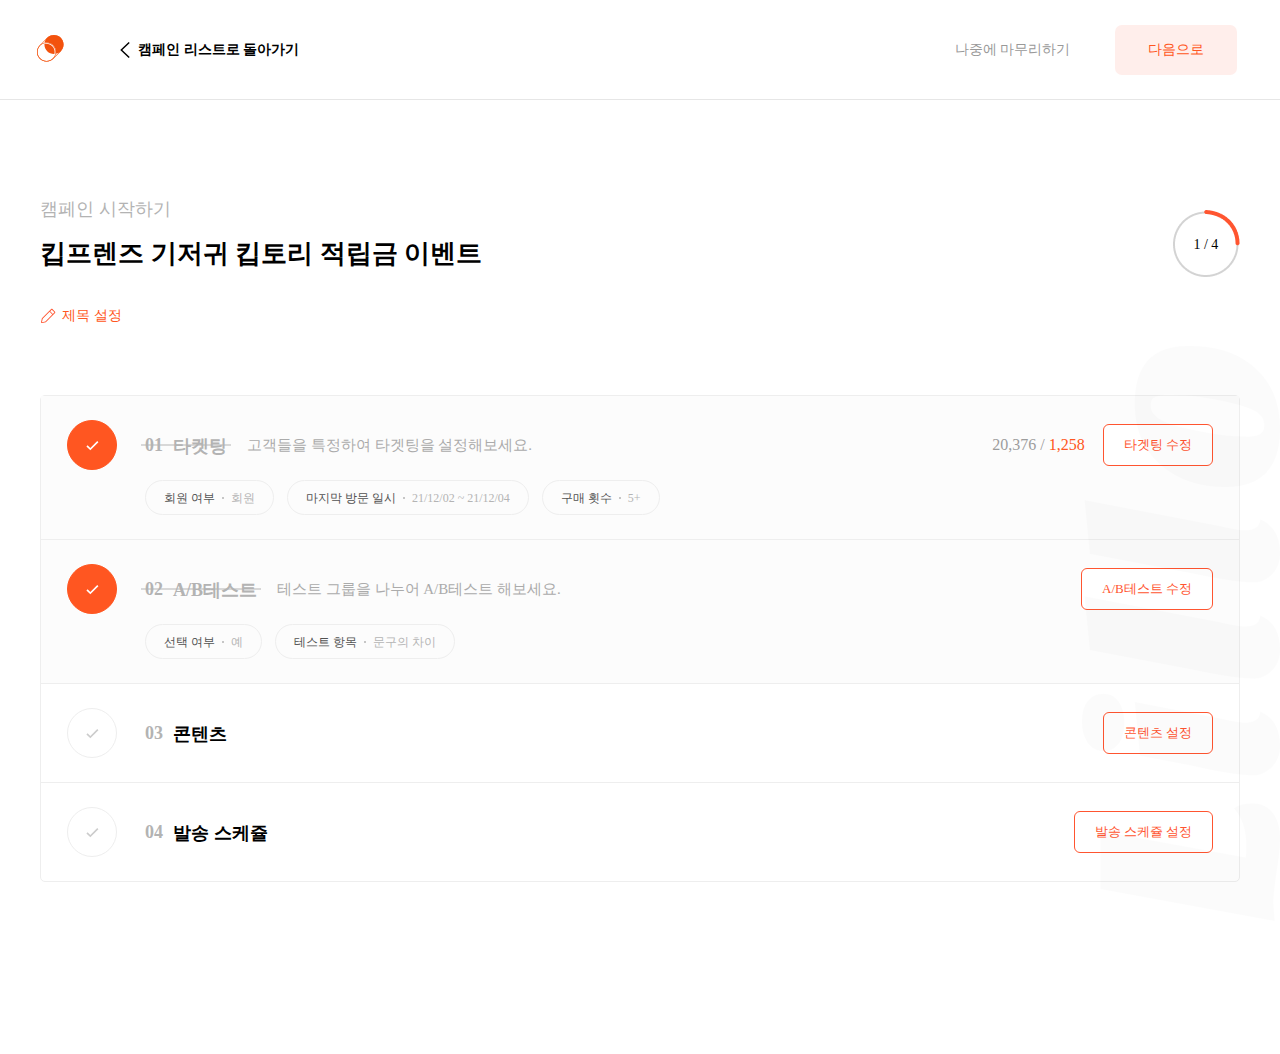
<file: writing_campaign.html>
<!DOCTYPE html>
<html lang="en">
    <head>
        <meta charset="UTF-8">
        <meta http-equiv="X-UA-Compatible" content="IE=edge">
        <meta name="viewport" content="width=device-width, initial-scale=1.0">
        <title>Lillo | 캠페인 작성</title>
        
        <link rel="stylesheet" href="./css/reset.css">
        <link rel="stylesheet" href="./css/font.css">
        <link rel="stylesheet" href="./css/common.css">
        <link rel="stylesheet" href="./css/style.css">

        <script src="https://code.jquery.com/jquery-3.6.0.min.js" integrity="sha256-/xUj+3OJU5yExlq6GSYGSHk7tPXikynS7ogEvDej/m4=" crossorigin="anonymous"></script>
    </head>
<body>
    <header class="header-style2">
        <h1 class="logo">
            <a href="#">
                <img src="./images/common/logo2.svg" alt="logo">
            </a>
        </h1>
        <a href="./pushAlarm.html" class="back-link">
            <img src="./images/icon/ico-leftBlackArrow.svg" alt="black black arrow">
            캠페인 리스트로 돌아가기
        </a>
        <div class="menu">
            <button class="later-btn">
                나중에 마무리하기
            </button>
            <button class="next-btn">
                다음으로
            </button>
        </div>
    </header>
    <main>
        <section>
            <div class="inner">
                <div class="sec-title">
                    <p>캠페인 시작하기</p>
                    <h3>
                        <span>킵프렌즈 기저귀 킵토리 적립금 이벤트</span>
                    </h3>
                </div>
                <div class="campaign-graph-wrap">
                    <div class="campaign-graph">
                        <img src="./images/graph/campaign-graph.png" alt="campaign-graph">
                    </div>
                    <p>
                        <span class="current">1</span>
                        /
                        <span class="total">4</span>
                    </p>
                </div>
                <button class="title-setting-btn">
                    <img src="./images/icon/ico-pencil.svg" alt="pencil icon">
                    제목 설정
                </button>
                <ul class="campaign-list">
                    <li class="active">
                        <div class="campaign-list-item">
                            <div class="top">
                                <div class="left">
                                    <span>
                                        <img src="./images/icon/ico-checkWhite.svg" alt="check icon">
                                    </span>
                                    <div class="campaign-desc">
                                        <div class="campaign-title">
                                            <h3>
                                                01
                                                <span>타켓팅</span>
                                            </h3>
                                            <p>고객들을 특정하여 타겟팅을 설정해보세요.</p>
                                        </div>
                                    </div>
                                </div>
                                <div class="right">
                                    <p>
                                        <span class="current">20,376</span>
                                        /
                                        <span class="total">1,258</span>
                                    </p>
                                    <button class="targeting-modify-btn">타겟팅 수정</button>
                                </div>
                            </div>
                            <ul class="campaign-tag">
                                <li>
                                    <span>회원 여부</span>
                                    <span>회원</span>
                                </li>
                                <li>
                                    <span>마지막 방문 일시</span>
                                    <span>21/12/02 ~ 21/12/04</span>
                                </li>
                                <li>
                                    <span>구매 횟수</span>
                                    <span>5+</span>
                                </li>
                            </ul>
                        </div>
                    </li>
                    <li class="active">
                        <div class="campaign-list-item">
                            <div class="top">
                                <div class="left">
                                    <span>
                                        <img src="./images/icon/ico-checkWhite.svg" alt="check icon">
                                    </span>
                                    <div class="campaign-desc">
                                        <div class="campaign-title">
                                            <h3>
                                                02
                                                <span>A/B테스트</span>
                                            </h3>
                                            <p>테스트 그룹을 나누어 A/B테스트 해보세요.</p>
                                        </div>
                                    </div>
                                </div>
                                <div class="right">
                                    <button class="abTest-modify-btn">A/B테스트 수정</button>
                                </div>
                            </div>
                            <ul class="campaign-tag">
                                <li>
                                    <span>선택 여부</span>
                                    <span>예</span>
                                </li>
                                <li>
                                    <span>테스트 항목</span>
                                    <span>문구의 차이</span>
                                </li>
                            </ul>
                        </div>
                    </li>
                    <li>
                        <div class="campaign-list-item">
                            <div class="top">
                                <div class="left">
                                    <span>
                                        <img src="./images/icon/ico-checkGray.svg" alt="check icon">
                                    </span>
                                    <div class="campaign-desc">
                                        <div class="campaign-title">
                                            <h3>
                                                03
                                                <span>콘텐츠</span>
                                            </h3>
                                        </div>
                                    </div>
                                </div>
                                <div class="right">
                                    <button class="content-setting-btn">콘텐츠 설정</button>
                                </div>
                            </div>
                        </div>
                    </li>
                    <li>
                        <div class="campaign-list-item">
                            <div class="top">
                                <div class="left">
                                    <span>
                                        <img src="./images/icon/ico-checkGray.svg" alt="check icon">
                                    </span>
                                    <div class="campaign-desc">
                                        <div class="campaign-title">
                                            <h3>
                                                04
                                                <span>발송 스케쥴</span>
                                            </h3>
                                        </div>
                                    </div>
                                </div>
                                <div class="right">
                                    <button class="schedule-setting-btn">발송 스케쥴 설정</button>
                                </div>
                            </div>
                        </div>
                    </li>
                </ul>
            </div>
        </section>
    </main>
    <!-- <p class="pos-text">기분이 좋아지는 걸 떠올리고 하루종일 반복하여 생각하세요.</p> -->
    <img class="pos-img" src="./images/visual/bg-text.png" alt="bg text">


    <div class="popup" id="contentSettingPopup">
        <div class="popup-header">
            <div class="popup-title">
                <h3>
                    03
                    <span>콘텐츠 입력하기</span>
                </h3>
            </div>
            <div class="popup-menu">
                <div class="toggle">
                    <div class="toggle-btn-wrap">
                        <button class="toggle-btn"></button>
                    </div>
                    A/B 테스트
                </div>
                <button class="success-btn">
                    설정 완료
                </button>
            </div>
        </div>
        <div class="popup-content">
            <div class="content-input">
                <button class="toggle-content-header active hide">
                    <span class="orange-style">Version A</span>
                    <p>쇼핑지원 쿠폰이 발급되었습니다 💌</p>
                    <img src="./images/icon/ico-toggle-arrow.svg" alt="toggle arrow">
                </button>
                <div class="toggle-content01">
                    <ul>
                        <li>
                            <h4>제목을 입력해주세요.</h4>
                            <input type="text" id="content-title1" class="content-title">
                        </li>
                        <li>
                            <h4>내용을 입력해주세요.</h4>
                            <textarea id="content-desc1" class="content-desc"></textarea>
                        </li>
                        <li>
                            <h4>이동링크를 입력해주세요.</h4>
                            <input type="text" id="content-link1" class="content-link">
                        </li>
                        <li>
                            <h4>썸네일</h4>
                            <input type="file" id="content-img1" class="content-img">
                            <label for="content-img1">
                                <span>
                                    <img src="./images/icon/ico-imgFile.svg" alt="img file icon">
                                    업로드
                                </span>
                            </label>
                        </li>
                    </ul>
                </div>
                <button class="toggle-content-header hide">
                    <span class="black-style">Version A</span>
                    <p>내용을 펼쳐서 기입해주세요</p>
                    <img src="./images/icon/ico-toggle-arrow.svg" alt="toggle arrow">
                </button>
                <div class="toggle-content02">
                    <ul>
                        <li>
                            <h4>제목을 입력해주세요.</h4>
                            <input type="text" id="content-title2" class="content-title">
                        </li>
                        <li>
                            <h4>내용을 입력해주세요.</h4>
                            <textarea id="content-desc2" class="content-desc"></textarea>
                        </li>
                        <li>
                            <h4>이동링크를 입력해주세요.</h4>
                            <input type="text" id="content-link2" class="content-link">
                        </li>
                        <li>
                            <h4>썸네일</h4>
                            <input type="file" id="content-img2" class="content-img">
                            <label for="content-img2">
                                <span>
                                    <img src="./images/icon/ico-imgFile.svg" alt="img file icon">
                                    업로드
                                </span>
                            </label>
                        </li>
                    </ul>
                </div>
            </div>
            <div class="content-example">
                <div class="example-img">
                    <img src="./images/visual/phone02.png" alt="phone img">
                </div>
                <span class="example-tag hide orange-style">
                    Version A
                </span>
                <div class="example-content">
                    <div class="example-item">
                        <span class="example-pos-text">방금 전</span>
                        <div class="top">
                            <img src="./images/icon/ico-logo.svg" alt="logo">
                            릴로
                        </div>
                        <div class="example-desc">
                            <div class="thumbnail">
                                <img src="./images/visual/thumbnail-img01.png" alt="thumbnail">
                            </div>
                            <h3 class="example-title">
                                쇼핑지원 쿠폰이 발급되었습니다 💌
                            </h3>
                            <p class="example-text">
                                장바구니에 들어간지 오래된 제품이 있어요!
                                구매할지 고민중이신가요? 쇼핑 지원 쿠폰을 드릴게요❤️                                
                            </p>
                        </div>
                    </div>
                </div>
                <span class="example-tag hide black-style">
                    Version B
                </span>
                <div class="example-content">
                    <div class="example-item">
                        <span class="example-pos-text">방금 전</span>
                        <div class="top">
                            <img src="./images/icon/ico-logo.svg" alt="logo">
                            릴로
                        </div>
                        <div class="example-desc">
                            <div class="thumbnail">
                                <img src="./images/visual/thumbnail-img01.png" alt="thumbnail">
                            </div>
                            <h3 class="example-title">
                                쇼핑지원 쿠폰이 발급되었습니다 💌
                            </h3>
                            <p class="example-text">
                                장바구니에 들어간지 오래된 제품이 있어요!
                                구매할지 고민중이신가요? 쇼핑 지원 쿠폰을 드릴게요❤️                                
                            </p>
                        </div>
                    </div>
                </div>
            </div>
        </div>
    </div>
    <div class="dim"></div>

    <script src="./js/writing_campaign.js"></script>
</body>
</html>
</file>
<file: css/font.css>
@import url(//spoqa.github.io/spoqa-han-sans/css/SpoqaHanSansNeo.css);
/* Spoqa Han Sans Neo */

/* @import url('http://fonts.cdnfonts.com/css/gotham'); */
/* Gotham */

@import url('https://fonts.googleapis.com/css2?family=Sansita:ital,wght@0,400;0,700;0,800;0,900;1,400;1,700;1,800;1,900&display=swap');
/* Sansita */


@import url(//db.onlinewebfonts.com/c/3a47f5f06b5484abfeee9eac90348a9c?family=Gotham);
</file>
<file: css/common.css>
header{
    width: 100vw;
    height: 100px;
    position: fixed;
    top: 0;
    left: 0;
    z-index: 10000;
    border-bottom: 1px solid #e6e6e6;
    display: flex;
    align-items: center;
    background-color: #fff;
}
.logo{
    width: 220px;
    height: 100%;
    display: flex;
    justify-content: center;
    align-items: center;
    border-right: 1px solid #e6e6e6;
}
.logo img{
    width: 113px;
    height: auto;
}
.event-slide{
    margin-left: 62px !important;
    width: 435px;
    height: 42px;
    overflow: hidden;
    border: 1px solid #e6e6e6;
    border-radius: 20px 20px 20px 0;
    display: flex;
    align-items: flex-start;
    padding: 0 20px !important;
    position: relative;
    font-size: 13px;
}
.event-slide li{
    height: 42px;
    display: flex;
    align-items: center;
    font-weight: 300;
}
.event-slide .event-slide-btn{
    position: absolute;
    right: 20px;
    top: 50%;
    transform: translateY(-50%);
    z-index: 10;
}
.menu{
    margin-left: auto;
    padding-right: 43px;
    display: flex;
    align-items: center;
}
.menu button{
    transition: 0.35s ease;
}
.menu button:hover{
    opacity: 0.6;
}
.menu .push-alarm-content a{
    transition: 0.35s ease;
}
.menu .push-alarm-content a:hover{
    opacity: 0.6;
}

.menu .push-alarm-wrap{
    position: relative;
    margin-right: 36px;
}
.menu .push-alarm-btn{
    border-radius: 6px;
    background-color: #000;
    color: #fff;
    width: 147px;
    height: 40px;
    display: flex;
    align-items: center;
    justify-content: space-between;
    padding-right: 9px;
    font-size: 13px;
    font-weight: 600;
}
.menu .push-alarm-btn span{
    width: 120px;
    height: 100%;
    display: flex;
    justify-content: center;
    align-items: center;
    border-right: 1px solid #fff;
}
.menu .push-alarm-content{
    position: absolute;
    top: 44px;
    border-radius: 6px;
    background-color: #000;
    color: #fff;
    font-size: 13px;
    font-weight: 400;
    width: 100%;
    height: 85px;
    display: flex;
    flex-direction: column;
    justify-content: center;
    align-items: center;
    gap: 17px;
    opacity: 0;
    visibility: hidden;
    transition: 0.35s ease;
}
.menu .push-alarm-wrap.show .push-alarm-content{
    opacity: 1;
    visibility: visible;
}
.menu .alarm-btn{
    margin-right: 26px;
}
.menu .darkmode-btn{
    margin-right: 26px;
}
.profile-wrap .profile-btn{
    display: flex;
    align-items: center;
    gap: 10px;
}

main{
    min-height: 100vh;
    display: flex;
    padding-bottom: 172px;
}
.aside{
    width: 220px;
    padding-top: 220px;
    height: max-content;
    height: 100vh;
    border-right: 1px solid #e6e6e6;
    display: flex;
    flex-direction: column;
    justify-content: center;
    align-items: center;
    position: fixed;
    left: 0;
    top: 0;
    z-index: 1000;
}
.gnb{
    padding-bottom: 180px;
}
.gnb li{
    width: 112px;
    height: 40px;
    margin: 0 auto 36px;
    border-radius: 7px;
    color: #9c9c9c;
}
.gnb li img{
    opacity: 0.35;
}
.gnb li.active{
    opacity: 1;
    background-color: #F6F6F6;
}
.gnb li.active img{
    opacity: 1;
}
.gnb li a{
    display: flex;
    justify-content: center;
    align-items: center;
    gap: 8px;
    height: 100%;
    font-size: 13px;
    font-weight: 400;
}
.gnb li.active a{
    font-weight: 600;
    color: #000;
}
.back-link{
    font-size: 14px;
    font-weight: 600;
    margin-left: 8px;
    display: flex;
    align-items: center;
    transition: 0.35s ease;
}
.back-link:hover{
    opacity: 0.6;
}
.menu .later-btn{
    font-size: 14px;
    font-weight: 500;
    color: #999999;
    padding: 20px;
    margin-right: 25px;
}
.menu .next-btn{
    width: 122px;
    height: 50px;
    border-radius: 7px;
    background-color: #FFEEEB;
    color: #FF5621;
    display: flex;
    justify-content: center;
    align-items: center;
    font-size: 14px;
    font-weight: 500;
}

/* header - style2 */

.header-style2 .logo{
    border-right: none;
    width: 100px;
    margin-right: 7px;
}
.header-style2 .logo img{
    width: 35px;
}

/* header - style2 */


footer{
    position: absolute;
    left: 50%;
    bottom: 50px;
    transform: translateX(-50%);
}
footer .upgrade-graph{
    position: relative;
}
footer .upgrade-graph-text{
    position: absolute;
    top: calc(50% + 10px);
    left: 50%;
    transform: translate(-50%,-50%);
}
footer .upgrade-graph-text h2{
    font-size: 12px;
    color: #bdbdbd;
    margin-bottom: 12px;
    text-align: center;
}
footer .upgrade-graph-text h2 span{
    color: #FF5530;
    font-weight: 600;
}
footer .upgrade-graph-text p{
    font-size: 12px;
    font-weight: 500;
    text-align: center;
}
footer .upgrade-btn{
    margin-top: 14px;
    width: 97px;
    height: 33px;
    border-radius: 8px;
    background: rgba(243, 82, 13, 0.1);
    margin: 14px auto 32px;
    text-align: center;
    font-size: 12px;
    color: #FF5530;
    font-weight: 600;
    display: flex;
    justify-content: center;
    align-items: center;
    gap: 5px;
}
footer .copyright{
    font-size: 11px;
    font-weight: 300;
    color: #656565;
    text-align: center;
    letter-spacing: 0.5px;
}


.content{
    padding-left: 220px;
    width: 100%;
    height: 100%;
}
section{
    width: 100%;
    padding-top: 100px;
}
.inner{
    width: 100%;
    max-width: 1200px;
    margin: 0 auto;
    position: relative;
}
.sec-title{
    padding-top: 100px;
    margin-bottom: 40px;
    position: relative;
}
.sec-title p{
    font-size: 18px;
    color: #b3b3b3;
    margin-bottom: 23px;
}
.sec-title h2{
    font-size: 32px;
    font-weight: 600;
    line-height: 1.75;
    color: #A3A3A3;
}
.sec-title h2 span{
    color: #000;
}
.sec-title h3{
    font-size: 26px;
    font-weight: 600;
}

.sub-title{
    display: flex;
    justify-content: space-between;
    align-items: center;
    margin-bottom: 26px;
}
.sub-title h3{
    font-size: 16px;
    font-weight: 600;
}
.sub-title a{
    display: -webkit-box; /* OLD - iOS 6-, Safari 3.1-6 */
	display: -moz-box;    /* OLD - Firefox 19- (buggy but mostly works) */
	display: -ms-flexbox;  /* TWEENER - IE 10 */
	display: -webkit-flex; /* NEW - Chrome */
	display: flex;         /* NEW, Spec - Opera 12.1, Firefox 20+ */
	-webkit-box-align: center;
	-webkit-flex-align: center;
	-ms-flex-align: center;
	-webkit-align-items: center;
	align-items: center;
    gap: 6px;
    flex-direction:row;
    font-size: 12px;
    position: relative;
    transition: 0.35s ease;
    font-family: "Gotham";
    font-weight: 400;
    height: 16px;
}
.sub-title a span{
    font-family: "Gotham";
    font-weight: 500;
    display: flex;
    align-items: center;
    height: 100%;
    vertical-align: middle;
}
.sub-title a img{
    flex: 1;
}
.sub-title a:hover{
    opacity: 0.6;
}

.row{
    display: flex;
    gap: 30px;
}

.pos-text{
    position: absolute;
    bottom: 23px;
    right: 28px;
    margin-left: auto;
    font-size: 12px;
    font-weight: 800;
    color: #CACACA;
    letter-spacing: 7.2px;
    z-index: 0;
}
.pos-img{
    position: absolute;
    right: 0;
    bottom: 133px;
    z-index: 0;
}


/* card */

.card{
    width: 263px;
    height: 255px;
    border: 1px solid #eee;
    border-radius: 18px;
    transition: 0.35s ease;
}
.card a{
    padding: 30px 28px;
    width: 100%;
    height: 100%;
    display: block;
    box-shadow: 0px 0px 11px rgba(0, 0, 0, 0.0);
}
.card:hover{
    box-shadow: 0px 0px 11px rgba(0, 0, 0, 0.1)
}
.card-title{
    display: flex;
    justify-content: space-between;
    align-items: center;
    margin-bottom: 26px;
}
.card-title .date{
    font-size: 15px;
    color: #8a8a8a;
}
.card-title .circle-tag{
    display: flex;
}
.card-title .circle-tag span{
    min-width: 13px;
    min-height: 13px;
    max-width: 13px;
    max-height: 13px;
    border-radius: 100%;
}
.card-title .circle-tag .fill-circle{
    background-color: #FF5530;
}
.card-title .circle-tag .border-circle{
    border: 1px solid #FF5530;
    margin-right: -5px;
}
.card h4{
    font-size: 16px;
    font-weight: 500;
    line-height: 1.5;
}
.card-tag{
    position: absolute;
    bottom: 30px;
    left: 28px;
    font-size: 12px;
}
.card-tag span{
    padding: 0 12px;
    height: 28px;
    border-radius: 30px;
    display: flex;
    justify-content: center;
    align-items: center;
}
.card-tag .red-style{
    background-color: #FFEEEB;
    color: #FF5530;
}
.card-tag .white-style{
    background-color: #F8F8F8;
    color: #000;
}
.card-tag .blue-style{
    background-color: #E5E1FF;
    color: #5F53EF;
}

/* card */


/* select */

.filter{
    margin-bottom: 10px;
    display: flex;
    justify-content: space-between;
    align-items: center;
}
.filter .left{
    display: flex;
    gap: 20px;
}
.select{
    position: relative;
    width: max-content;
}
.selectTop{
    display: flex;
    justify-content: center;
    align-items: center;
    gap: 7px;
    font-size: 14px;
    color: #767676;
    height: 20px;
    padding: 0 15px;
    transition: 0.35s ease;
    max-width: max-content;
    min-width: 100px;
    width: max-content;
}
.selectContent{
    width: 100%;
    position: absolute;
    top: 25px;
    left: 50%;
    transform: translateX(-50%);
    background-color: #fff;
    border-radius: 0 0 10px 10px;
    border: 1px solid #ddd;
    padding: 5px 0;
    opacity: 0;
    visibility: hidden;
    transition: 0.35s ease;
    z-index: 1000;
}
.selectContent.show{
    opacity: 1;
    visibility: visible;
}
.selectContent button{
    font-size: 13px;
    color: #767676;
    padding: 5px 10px;
    text-align: center;
    width: 100%;
    transition: 0.35s ease;
}
.selectContent button:hover{
    color: #000;
}

/* select */


/* filter button */

.filter .right{
    display: flex;
    gap: 16px;
}
.filter .right button{
    width: 40px;
    height: 40px;
    border-radius: 7px;
    background-color: #F7F7F7;
    display: flex;
    justify-content: center;
    align-items: center;
}
.search-btn{
}
.bookmark-btn img{
    width: 17px;
    height: 17px;
}

/* filter button */



/* pagination */

.pagination ul{
    margin-top: 120px;
    display: flex;
    justify-content: center;
    align-items: center;
    gap: 6px;
}
.pagination li a{
    width: 38px;
    height: 38px;
    border-radius: 5px;
    display: flex;
    justify-content: center;
    align-items: center;
    font-size: 14px;
    color: #0a0a0a;
    border: 1px solid #eee;
    transition: 0.35s ease;
}
.pagination li a:hover{
    opacity: 0.6;
}
.pagination li.active a{
    background-color: #FF5530;
    border: 1px solid #FF5530;
    color: #fff;
}
.pagination li.pagination-next a{
    border: none;
}
.pagination li.pagination-prev a{
    border: none;
}

/* pagination */




/* popup */

.popup{
    position: fixed;
    top: 50%;
    left: 50%;
    transform: translate(-50%,-50%);
    z-index: 100000000;
    width: 1140px;
    height: calc(100vh - 120px);
    height: 810px;
    background-color: #fff;
    border: 1px solid #eee;
    transition: 0.35s ease;
    opacity: 0;
    visibility: hidden;
}
.popup.active{
    opacity: 1;
    visibility: visible;
}
.popup-header{
    width: 100%;
    height: 78px;
    border-bottom: 1px solid #eee;
    padding: 0 28px;
    display: flex;
    justify-content: space-between;
    align-items: center;
}
.popup-header h3{
    font-size: 18px;
    font-family: "Gotham";
    font-weight: 600;
    color: #B3B3B3;
    display: flex;
    align-items: center;
    gap: 7px;
}
.popup-header h3 span{
    font-family: "Spoqa Han Sans Neo";
    color: #000;
    font-size: 16px;
}
.popup-menu{
    display: flex;
    align-items: center;
    gap: 36px;
}
.dim{
    width: 100vw;
    height: 100vh;
    background-color: rgba(0, 0, 0, 0.4);
    position: fixed;
    top: 0;
    left: 0;
    z-index: 1000000;
    transition: 0.35s ease;
    opacity: 0;
    visibility: hidden;
}
.dim.active{
    opacity: 1;
    visibility: visible;
}
.success-btn{
    width: 104px;
    height: 42px;
    border-radius: 6px;
    background-color: #FF5530;
    font-size: 13px;
    font-weight: 500;
    color: #fff;
    display: flex;
    justify-content: center;
    align-items: center;
}

.popup-content{
    display: flex;
    height: calc(100% - 78px);
}
.popup-content > div{
    width: 50%;
    height: 100%;
}
.popup-content .content-input{
    border-right: 1px solid #eee;
    overflow: hidden;
}
.popup-content .toggle-content01,
.popup-content .toggle-content02{
    padding: 0 30px 18px;
}
.popup-content .content-input li h4{
    font-size: 14px;
    color: #0a0a0a;
    margin-top: 34px;
    margin-bottom: 8px;
    font-weight: 500;
    display: block;
}
.popup-content .content-input li input:not([type="file"]){
    width: 100%;
    height: 56px;
    border: 2px solid #eee;
    border-radius: 5px;
    outline: none;
    transition: 0.3s ease;
    padding: 0 20px;
    font-size: 14px;
    font-weight: 500;
}
.popup-content .content-input li .content-desc{
    width: 100%;
    min-width: 100%;
    max-width: 100%;
    height: 56px;
    border: 2px solid #eee;
    border-radius: 5px;
    outline: none;
    transition: 0.3s ease;
    padding: 20px 20px;
    font-size: 14px;
    font-weight: 500;
    height: 113px;
    min-height: 113px;
    max-height: 113px;
}
.popup-content .content-input li input:not([type="file"]):focus{
    border: 2px solid #000;
}
.popup-content .content-input li input[type="file"]{
    display: none;
}
.popup-content .content-input li input[type="file"] + label{
    width: 102px;
    height: 102px;
    border-radius: 25px;
    border: 1px dashed #FF5621;
    display: flex;
    justify-content: center;
    align-items: center;
    font-size: 14px;
    font-weight: 500;
    color: #FF5530;
    gap: 4px;
}
.popup-content .content-input li input[type="file"] + label img{
    transform: translateY(3px);
}

.popup-content .content-example{
    position: relative;
    height: 100%;
    padding-top: 120px;
}
.popup-content .example-content{
    margin-bottom: 56px;
}
.popup-content .content-example .example-img{
    position: absolute;
    bottom: 0;
    left: 50%;
    transform: translateX(-50%);
    height: calc(100% - 30px);
    width: calc(100% - 60px);
    overflow: hidden;
}
.popup-content .content-example .example-img img{
    height: auto;
    width: 100%;
    object-fit: cover;
}
.popup-content .example-item{
    position: relative;
    width: calc(432px - 32px);
    width: 466px;
    padding: 16px 16px 24px;
    margin: 0 auto;
    background-color: #fff;
    border-radius: 20px;
}
.popup-content .example-item .example-pos-text{
    position: absolute;
    right: 16px;
    top: 16px;
    font-size: 14px;
    color: #515151;
    font-weight: 300;
}
.popup-content .example-item .top{
    display: flex;
    align-items: center;
    gap: 8px;
    font-size: 14px;
    font-weight: 300;
    color: #767676;
    margin-bottom: 16px;
}
.popup-content .example-desc .thumbnail{
    position: absolute;
    top: 55px;
    right: 20px;
    width: 50px;
    height: 50px;
    border-radius: 10px;
    overflow: hidden;
}
.popup-content .example-desc .thumbnail img{
    width: 100%;
    height: 100%;
    object-fit: cover;
}
.popup-content .example-desc h3{
    font-size: 16px;
    font-weight: 600;
    color: #0a0a0a;
    margin-bottom: 10px;
    width: 360px;
    max-width: 360px;
    min-height: 18px;
    line-height:1.5;
}
.popup-content .example-desc p{
    font-size: 15px;
    font-weight: 300;
    line-height: 1.5;
    color: #767676;
    max-width: 360px;
    min-height: 24px;
}
.popup-content .example-tag{
    position: relative;
    left: 50%;
    transform: translateX(-50%);
    margin-bottom: 20px;
    display: inline-flex;
    justify-content: center;
    align-items: center;
    font-size: 11px;
    font-weight: 500;
    color: #fff;
    padding: 0 13px;
    font-family: "Gotham";
    border-radius: 14px;
    height: 35px;
}
.popup-content .example-tag.orange-style{
    background-color: #FF5530;
}
.popup-content .example-tag.black-style{
    background-color: #000;
}
.popup-content .example-tag.hide{
    display: none;
}
.popup-content .example-tag.hide.black-style + .example-content{
    display: none;
}

.toggle-content-header{
    width: 100%;
    height: 80px;
    border-top: 1px solid #eee;
    border-bottom: 1px solid #eee;
    display: flex;
    align-items: center;
    padding: 0 30px;
}
.toggle-content-header + .toggle-content01{
    display: none;
}
.toggle-content-header.active + .toggle-content01,
.toggle-content-header.active + .toggle-content02{
    display: block;
}
.toggle-content-header + .toggle-content02{
    display: block;
}
.toggle-content-header.hide{
    display: none;
}
.toggle-content-header.hide + .toggle-content02{
    display: none;
}
.toggle-content-header.active img{
    transform: rotate(0);
}
.toggle-content-header.active p{
    color: #0a0a0a;
}
.toggle-content-header:first-child{
    border-top: none;
}
.toggle-content-header span{
    font-size: 11px;
    color: #fff;
    font-weight: 500;
    font-family: "Gotham";
    display: flex;
    align-items: center;
    padding: 10px 13px;
    border-radius: 14px;
    margin-right: 26px;
    height: 35px;
}
.toggle-content-header span.orange-style{
    background-color: #FF5530;
}
.toggle-content-header span.black-style{
    background-color: #000;
}
.toggle-content-header p{
    font-size: 14px;
    color: #818181;
    font-weight: 500;
    transition: 0.35s ease;
}
.toggle-content-header img{
    margin-left: auto;
    transform: rotate(180deg);
    transition: 0.35s ease;
}

/* popup */



/* toggle */

.toggle{
    display: flex;
    align-items: center;
    gap: 10px;
    font-size: 14px;
    color: #0a0a0a;
    font-weight: 500;
}
.toggle-btn-wrap{
    position: relative;
    width: 36px;
    height: 20px;
    border-radius: 20px;
    background-color: #D6D6D6;
    transition: 0.35s ease;
}
.toggle-btn{
    position: absolute;
    width: 18px;
    height: 18px;
    background-color: #fff;
    left: 1px;
    top: 50%;
    transform: translateY(-50%);
    transition: 0.35s ease;
    border-radius: 100%;
}
.toggle.active .toggle-btn{
    left: 17px;
    background-color: #fff;
}
.toggle.active .toggle-btn-wrap{
    background-color: #FF5530;
}

/* toggle */
</file>
<file: css/style.css>
/* dashbord */

.dashbord{
    width: calc(100% - 410px);
    background-color: #F7F7F7;
    border-radius: 10px;
    padding: 38px 33px;
    height: 380px;
    margin-bottom: 30px;
}
.dashbord-content{
    display: flex;
    gap: 40px;
    margin-bottom: 24px;
}
.dashbord-content h4{
    font-size: 46px;
    font-weight: 600;
    font-family: "Gotham";
}
.dashbord-content h4 span{
    font-size: 16px;
    font-weight: 600;
    font-family: "Gotham";
}
.dashbord-text .graph-text{
    color: #F3540E;
    font-size: 14px;
    font-weight: 500;
    display: flex;
    align-items: center;
    margin-bottom: 8px;
}
.dashbord-text .graph-text span{
    font-family: "Gotham";
}
.dashbord-text p{
    font-size: 15px;
    font-weight: 300;
    color: #848484;
    padding-left: 5px;
}
.dashbord-graph img{
    width: 100%;
}

/* dashbord */


/* user */

.user{
    width: 380px;
    border-radius: 10px;
    border: 1px solid #eee;
    padding: 38px 33px;
    height: 380px;
}
.user-content{
    display: flex;
    justify-content: space-between;
    align-items: flex-end;
    margin-bottom: 10px;
}
.user-content h4{
    font-size: 46px;
    font-weight: 600;
    font-family: "Gotham";
}
.user-content h4 span{
    font-size: 16px;
    font-weight: 600;
    font-family: "Gotham";
}
.user-text .graph-text{
    color: #F3540E;
    font-size: 14px;
    display: flex;
    align-items: center;
    margin-bottom: 4px;
    font-weight: 500;
}
.user-text .graph-text span{
    font-family: "Gotham";
}
.user-content + p{
    font-size: 13px;
    font-weight: 300;
    color: #848484;
    margin-bottom: 34px;
}
.user-graph img{
    width: 100%;
}

/* user */


/* pushAlarm */

.pushAlarm{
    width: calc(100% - 410px);
    border-radius: 10px;
    border: 1px solid #eee;
    padding: 38px 0;
    height: 380px;
    overflow: hidden;
}
.pushAlarm .sub-title{
    width: 100%;
    max-width: calc(100% - 66px);
    margin: 0 auto 26px;
}
.pushAlarm .pushAlarm-slide{
    padding: 0 33px !important;
    overflow: visible !important;
    position: relative;
}
.pushAlarm .pushAlarm-slide.before::before{
    content: "";
    position: absolute;
    left: 0;
    top: 0;
    z-index: 1000;
    width: 110px;
    height: 100%;
    background: linear-gradient(90deg, #FFFFFF -8.58%, rgba(255, 255, 255, 0) 87.74%);
}
.pushAlarm .pushAlarm-slide.after::after{
    content: "";
    position: absolute;
    right: 0;
    top: 0;
    z-index: 1000;
    width: 110px;
    height: 100%;
    background: linear-gradient(272.19deg, #FFFFFF -8.58%, rgba(255, 255, 255, 0) 87.74%);
}
.pushAlarm .swiper-slide{
    width: max-content !important;
}

.pushAlarm-list{
    border-radius: 5px;
    border: 1px solid #eee;
    width: 100%;
    height: max-content;
}
.pushAlarm-list > li{
    transition: 0.35s ease;
    position: relative;
}
.pushAlarm-list > li a{
    padding: 35px;
    border-bottom: 1px solid #eee;
    display: flex;
    position: relative;
    transition: 0.35s ease;
}
.pushAlarm-list > li:hover{
    background-color: #FFFCFB;
}
.pushAlarm-list > li:last-child{
    border-bottom: none;
}
.pushAlarm-state{
    width: 45px;
    margin-right: 30px;
}
.pushAlarm-state img{
    margin: 0 auto;
    text-align: center;
    display: block;
}
.pushAlarm-state.state-ing span{
    color: #565656;
}
.pushAlarm-state.state-success span{
    color: #315EFF;
}
.pushAlarm-state.state-auto span{
    color: #FF5530;
}
.pushAlarm-state.state-wating span{
    color: #565656;
}
.pushAlarm-state span{
    display: block;
    font-size: 12px;
    font-weight: 400;
    text-align: center;
    margin-top: 10px;
}
.pushAlarm-title{
    width: 560px;
}
.pushAlarm-title h3{
    font-size: 18px;
    font-weight: 600;
    margin-bottom: 15px;
}
.pushAlarm-title ul{
    display: flex;
    gap: 12px;
}
.pushAlarm-title ul li{
    display: flex;
    justify-content: center;
    align-items: center;
    height: 35px;
    border-radius: 40px;
    border: 1px solid #eee;
    padding: 0 12px;
    font-size: 12px;
    font-weight: 500;
    color: #797979;
}
.pushAlarm-desc{
    display: flex;
    align-items: center;
}
.pushAlarm-desc li:first-child,
.pushAlarm-desc li:nth-child(2){
    width: 108px;
}
.pushAlarm-desc span{
    font-size: 14px;
    font-weight: 400;
    color: #9C9C9C;
    margin-bottom: 10px;
    display: block;
}
.pushAlarm-desc h3{
    font-size: 25px;
    font-weight: 500;
    font-family: "Gotham";
}
.pushAlarm-list .bookmark-btn{
    position: absolute;
    top: 50%;
    right: 20px;
    transform: translateY(-50%);
    z-index: 10000;
}

/* pushAlarm */


/* service */

.service{
    width: 380px;
    border-radius: 10px;
    padding: 45px 42px;
    height: 380px;
    background: url("../images/visual/service-bg.png") no-repeat center / cover;
    position: relative;
}
.service h2{
    font-size: 48px;
    font-family: "Sansita";
    font-weight: 800;
    font-style: italic;
    color: #fff;
    letter-spacing: 2px;
    margin-bottom: 16px;
}
.service p{
    font-size: 15px;
    color: #fff;
}
.service a{
    position: absolute;
    left: 42px;
    bottom: 45px;
    width: 124px;
    height: 42px;
    border-radius: 45px;
    border: 2px solid #fff;
    display: flex;
    justify-content: center;
    align-items: center;
    font-size: 14px;
    color: #fff;
    font-weight: 500;
    transition: 0.35s ease;
    z-index: 1000;
}
.service a:hover{
    color: #F3540E;
    background-color: #fff;
}
.service a:hover + img{
    right: -60px;
    bottom: -46px;
}
.service img{
    position: absolute;
    right: -90px;
    bottom: -76px;
    transition: 0.35s ease;
}

/* service */


/* campaign */

.campaign-graph-wrap{
    width: max-content;
    height: max-content;
    position: absolute;
    right: 0;
    top: 110px;
}
.campaign-graph-wrap p{
    position: absolute;
    top: 50%;
    left: 49%;
    transform: translate(-50%,-50%);
    font-size: 14px;
    font-weight: 400;
}
.title-setting-btn{
    display: flex;
    gap: 6px;
    justify-content: center;
    align-items: center;
    font-size: 14px;
    color: #FF5621;
    font-weight: 400;
    transition: 0.35s ease;
    margin-bottom: 70px;
}
.title-setting-btn:hover{
    opacity: 0.6;
}
.campaign-list{
    border-radius: 5px;
    border: 1px solid #eee;
}
.campaign-list > li{
    border-bottom: 1px solid #eee;
}
.campaign-list > li.active{
    background-color: #FCFCFC;
}
.campaign-list > li:last-child{
    border: none;
}
.campaign-list .campaign-list-item{
    width: 100%;
    height: max-content;
    padding: 24px 26px;
    display: block;
}
.campaign-list .top{
    display: flex;
    justify-content: space-between;
}
.campaign-list .top .left{
    display: flex;
    align-items: center;
}
.campaign-list .top .left > span{
    width: 50px;
    height: 50px;
    border: 1px solid #eee;
    border-radius: 100%;
    display: flex;
    justify-content: center;
    align-items: center;
    margin-right: 28px;
}
.campaign-list > li.active .top .left > span{
    border: 1px solid #FF5621;
    background-color: #FF5621;
}
.campaign-title{
    display: flex;
    gap: 20px;
    align-items: center;
}
.campaign-title h3{
    font-size: 18px;
    color: #B3B3B3;
    font-family: "Gotham";
    font-weight: 700;
    display: flex;
    gap: 10px;
    position: relative;
}
.campaign-title h3 span{
    color: #000;
    padding-top: 1px;
}
.campaign-list > li.active .campaign-title h3 span{
    color: #b3b3b3;
}
.campaign-list > li.active .campaign-title h3::after{
    content: "";
    width: calc(100% + 8px);
    height: 1px;
    background-color: #b3b3b3;
    position: absolute;
    left: 50%;
    top: 50%;
    transform: translate(-50%,-50%);
}
.campaign-title p{
    font-size: 15px;
    font-weight: 400;
    color: #ABABAB;
}
.campaign-list .right{
    display: flex;
    gap: 18px;
    align-items: center;
}
.campaign-list .right p{
    font-size: 16px;
    font-weight: 400;
    color: #9C9C9C;
}
.campaign-list .right p span.total{
    color: #FF5621;
}
.campaign-list .right button{
    font-size: 13px;
    font-weight: 400;
    color: #FF5530;
    height: 42px;
    display: flex;
    justify-content: center;
    align-items: center;
    padding: 0 20px;
    border: 1px solid #FF5530;
    border-radius: 6px;
    background-color: #fff;
    transition: 0.35s ease;
}
.campaign-list .right button:hover{
    color: #fff;
    border: 1px solid #fff;
    background-color: #ff5530;
}
.campaign-tag{
    padding-left: 78px;
    display: flex;
    gap: 13px;
    margin-top: 10px;
}
.campaign-tag li{
    border: 1px solid #eee;
    border-radius: 40px;
    height: 35px;
    padding: 0 18px;
    display: flex;
    align-items: center;
    font-size: 12px;
    color: #515151;
}
.campaign-tag li span:last-child{
    color: #B4B4B4;
    display: flex;
    align-items: center;
}
.campaign-tag li span:last-child::before{
    content: "";
    width: 2px;
    height: 2px;
    border-radius: 100%;
    background-color: #b4b4b4;
    display: inline-block;
    margin: 0 7px;
}

/* campaign */


/* app setting */

.sec-title .save-btn{
    position: absolute;
    right: 0;
    top: 115px;
}
.save-btn{
    width: 123px;
    height: 40px;
    background-color: #FEEEE7;
    border-radius: 6px;
    display: flex;
    justify-content: center;
    align-items: center;
    color: #F3520D;
    font-size: 13px;
    font-weight: 500;
    transition: 0.35s ease;
}

.appSetting-col{
    border-top: 1px solid #eee;
    padding-bottom: 58px;
    display: flex;
    gap: 150px;
}
.appSetting-col .left{
    width: 724px;
}
.appSetting-col .right{
    width: calc(100% - 874px);
}
.appSetting-col .left ul{
    display: flex;
    gap: 26px;
}
.appSetting-col .left ul li{
    width: 100%;
    position: relative;
}
.appSetting-col .left input{
    width: 100%;
    height: 50px;
    border: 2px solid #eee;
    padding: 0 15px;
    font-size: 14px;
    font-weight: 400;
    outline: none;
    transition: 0.35s ease;
    border-radius: 5px;
    margin-bottom: 8px;
}
.appSetting-col .left input:focus{
    border: 2px solid #555;
}
.appSetting-col .left input + span{
    display: block;
    font-size: 12px;
    color: #999;
    text-align: right;
}
.appSetting-col .left input + span.left{
    text-align: left;
}
.appSetting-col .left p{
    font-size: 14px;
    margin-bottom: 15px;
}
.appSetting-col .left h3{
    font-size: 20px;
    font-weight: 600;
    margin-bottom: 30px;
    margin-top: 50px;
}
.appSetting-col ul{
    margin-bottom: 36px;
}
.appSetting-col ul:last-child{
    margin-bottom: 0;
}

.appSetting-col input[type="file"]{
    border: none;
    display: none;
}
.appSetting-col input#appIcon[type="file"] + label{
    display: block;
    width: 143px;
    height: 143px;
    border: 1px dashed #FF5621;
    border-radius: 25px;
    position: relative;
}
.appSetting-col input#coverImg[type="file"] + label{
    display: block;
    width: 100%;
    height: 143px;
    border: 1px dashed #FF5621;
    border-radius: 25px;
    position: relative;
}
.appSetting-col input#splashImg[type="file"] + label{
    display: block;
    width: 338px;
    height: 143px;
    border: 1px dashed #FF5621;
    border-radius: 25px;
    position: relative;
}
.appSetting-col input[type="file"] + label span{
    font-size: 14px;
    font-weight: 500;
    color: #FF5530;
    display: flex;
    justify-content: center;
    align-items: center;
    gap: 3px;
    position: absolute;
    top: 50%;
    left: 50%;
    transform: translate(-50%,-50%);
}
.appSetting-col input[type="file"] + label + span{
    font-size: 12px;
    color: #B5B5B5;
    margin-top: 8px;
    display: block;
    font-weight: 400;
}

.appSetting-col textarea{
    min-width: 100%;
    min-height: 210px;
    max-width: 100%;
    max-height: 210px;
    width: 100%;
    height: 210px;
    border-radius: 5px;
    border: 2px solid #eee;
    padding: 20px;
    font-size: 14px;
    transition: 0.35s ease;
    outline: none;
}
.appSetting-col textarea::placeholder{
    color: #9e9e9e9e;
}
.appSetting-col textarea:focus{
    border: 2px solid #555;
}
.appSetting-col textarea + span{
    position: absolute;
    bottom: 14px;
    right: 13px;
    font-size: 12px;
    color: #999;
}

.theme-setting{
    display: flex;
    gap: 30px;
}
.theme-setting .theme-btn{
    width: 205px;
    height: 93px;
    border-radius: 10px;
    background-color: #EFEFEF;
    position: relative;
    transition: 0.35s ease;
    margin-bottom: 25px;
}
.theme-setting .theme-btn.active{
    border: 2px solid #FF5621;
}
.theme-setting .theme-btn.active span{
    color: #FF5621;
}
.theme-setting span{
    position: absolute;
    font-size: 14px;
    font-weight: 600;
    bottom: -25px;
    left: 50%;
    transform: translateX(-50%);
    transition: 0.35s ease;
}
.theme-setting .theme-btn button{
    width: 100%;
    height: 100%;
    display: flex;
    justify-content: center;
    align-items: center;
    padding-top: 10px;
}

.screenshot-list{
    height: 385px;
    border-radius: 10px;
    background-color: #F7F7F7;
    padding: 38px 40px !important;
}
.screenshot-item{
    width: 174px !important;
    border: 2px solid #eee;
    position: relative;
}
.screenshot-item .remove-btn{
    border-radius: 100%;
    width: 22px;
    height: 22px;
    display: flex;
    justify-content: center;
    align-items: center;
    position: absolute;
    top: -11px;
    right: -18px;
    background-color: #E23D2C;
}
.add-btn{
    position: absolute;
    right: 0;
    width: 38px;
    height: 38px;
    border-radius: 100%;
    border: 1px solid #e5e5e5;
    display: flex;
    justify-content: center;
    align-items: center;
    top: -58px;
}
.screenshot-number{
    font-size: 12px;
    color: #999;
    position: absolute;
    top: -42px;
    left: 110px;
}

.store-list > li{
    width: 328px;
    height: 390px;
    border-radius: 20px;
    border: 2px solid #e9e9e9;
    transition: 0.35s ease;
    padding: 26px 26px 32px;
}
.store-list > li.active{
    border: 2px solid #FF5530;
}
.store-top{
    display: flex;
    justify-content: space-between;
    align-items: center;
}
.store-top span{
    padding: 0 15px;
    height: 30px;
    border-radius: 30px;
    display: flex;
    align-items: center;
    justify-content: center;
    text-align: center;
    font-size: 12px;
    font-weight: 500;
}
.store-top span.blue-style{
    background-color: #e2eaff;
    color: #315EFF;
}
.store-top span.red-style{
    background-color: #FFF5F3;
    color: #FF5530;
}
.store-top .change-btn{
    display: flex;
    align-items: center;
    gap: 5px;
    font-size: 11px;
    font-weight: 500;
    color: #2B2B2B;
}
.store-content{
    text-align: center;
    margin-top: 45px;
    margin-bottom: 52px;
}
.store-content p{
    font-size: 16px;
    font-weight: 600;
    display: flex;
    justify-content: center;
    align-items: center;
    gap: 10px;
    margin-top: 16px;
}
.store-btn{
    display: flex;
    justify-content: center;
    gap: 15px;
}
.store-btn + p{
    font-size: 11px !important;
    color: #2b2b2b;
    text-align: center;
    margin-top: 14px;
    margin-bottom: 0 !important;
}
.store-btn .launched-btn{
    width: 148px;
    height: 42px;
    border-radius: 6px;
    border: 1px solid #FF5530;
    display: flex;
    justify-content: center;
    align-items: center;
    font-size: 13px;
    color: #FF5530;
    font-weight: 500;
    opacity: 0.5;
}
.store-btn .store-link{
    width: 148px;
    height: 42px;
    border-radius: 6px;
    border: 1px solid #ff5530;
    color: #ff5530;
    display: flex;
    justify-content: center;
    align-items: center;
    gap: 2px;
    font-size: 13px;
    font-weight: 500;
}
.store-btn .link-copy-btn{
    width: 95px;
    height: 42px;
    border-radius: 6px;
    border: 1px solid #eee;
    display: flex;
    justify-content: center;
    align-items: center;
    gap: 2px;
    font-size: 13px;
    font-weight: 500;
    color: #272727;
}
.appSetting-col + .save-btn{
    margin: 0 auto;
}

.appSetting-example{
    position: sticky;
    top: 150px;
    margin-top: 50px;
    display: flex;
    align-items: center;
    gap: 20px;
}
.appSetting-example .appIcon{
    min-width: 52px;
    min-height: 52px;
    max-width: 52px;
    max-height: 52px;
    border-radius: 10px;
    overflow: hidden;
}
.appSetting-example .appIcon img{
    width: 100%;
    height: 100%;
    object-fit: cover;
}
.appSetting-example .appTitle{
    font-size: 16px;
    font-weight: 600;
    margin-bottom: 5px;
}
.appSetting-example .appDesc{
    font-size: 12px;
    font-weight: 400;
    color: #9C9C9C;
    margin-top: 10px;
}
.appSetting-example .phone{
    position: relative;
    width: 262px;
    height: 468px;
    overflow: hidden;
    border-radius: 30px;
}
.appSetting-example .phone > img{
    position: absolute;
    z-index: 1;
}
.appSetting-example .phone .phone-bar{
    position: absolute;
    left: 0;
    bottom: 0;
    width: 100%;
}
.appSetting-example .phone .phone-bar img{
    width: 100%;
}
.appSetting-example .phone .phone-screenshot{
    height: 100%;
    padding-top: 30px;
}
.appSetting-example .phone .phone-screenshot img{
    width: 100%;
    height: auto;
    object-fit: cover;
}

/* app setting */



/*  */
</file>
